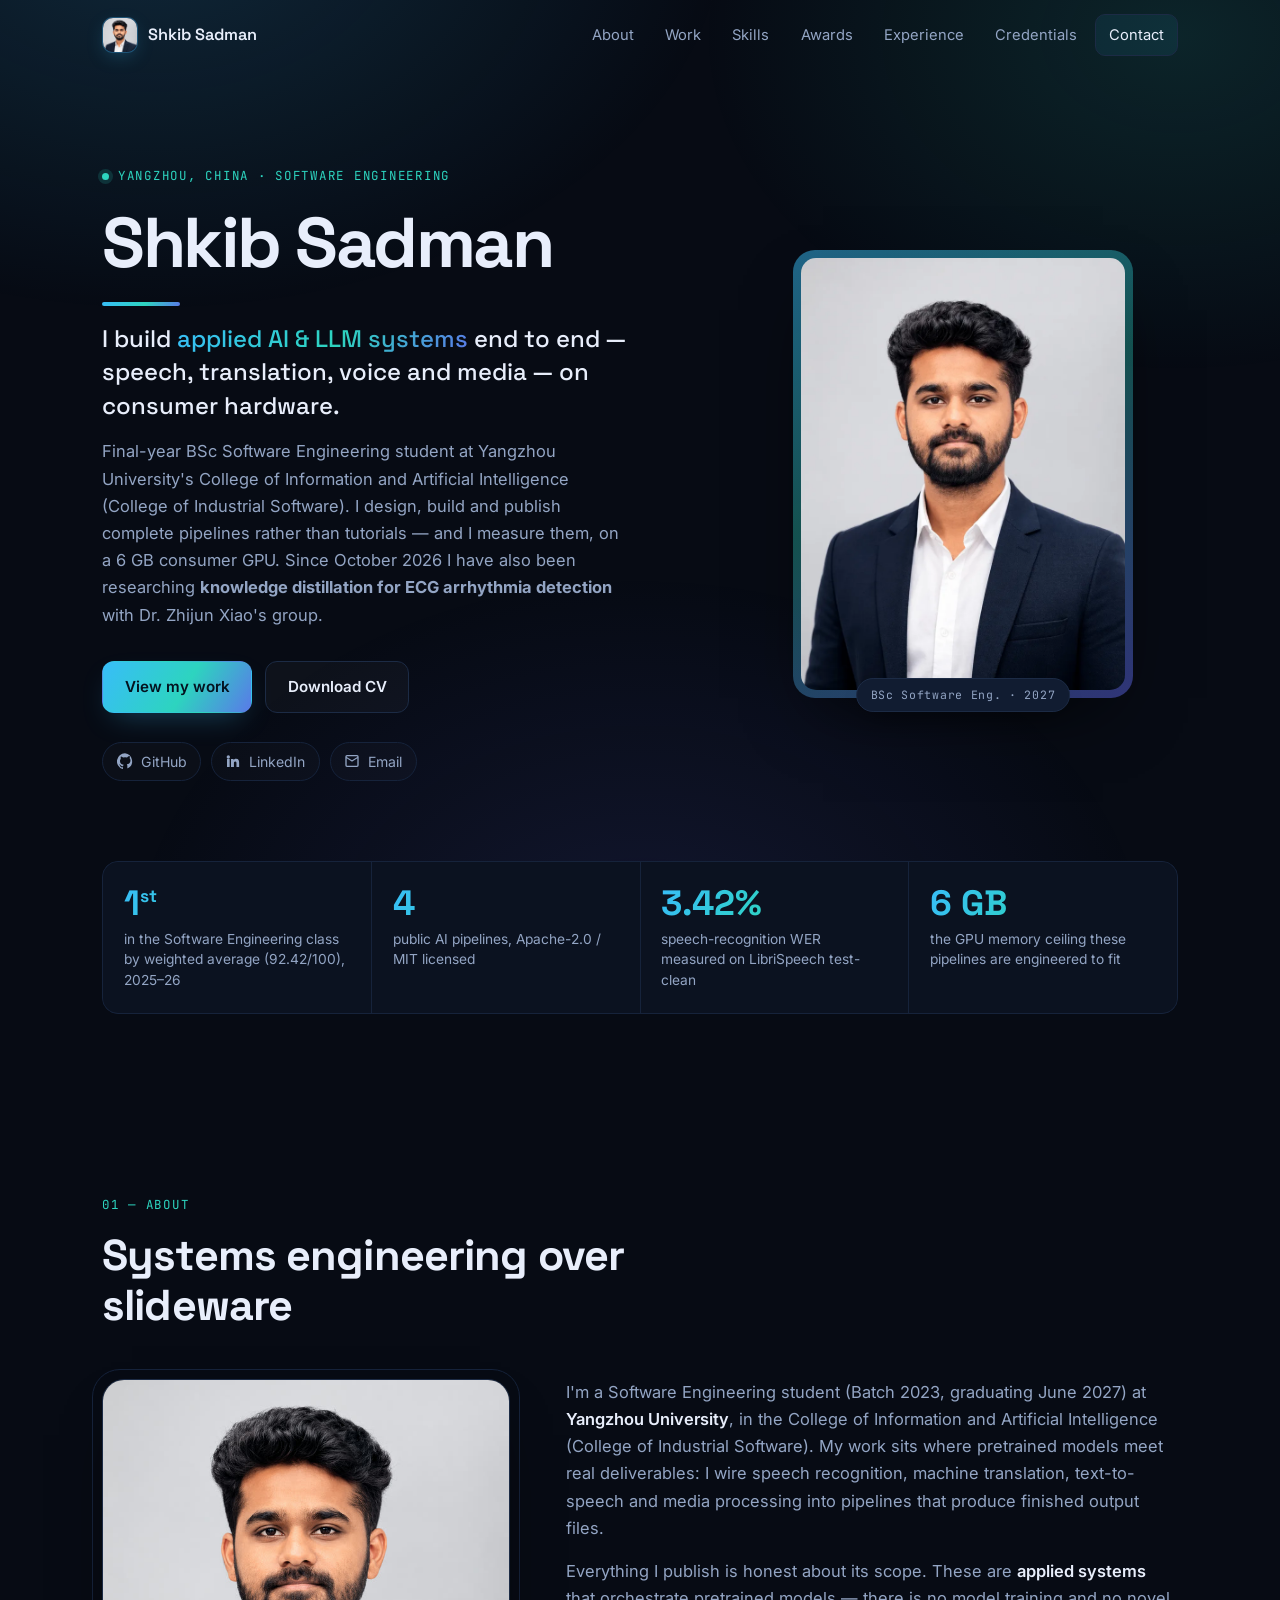
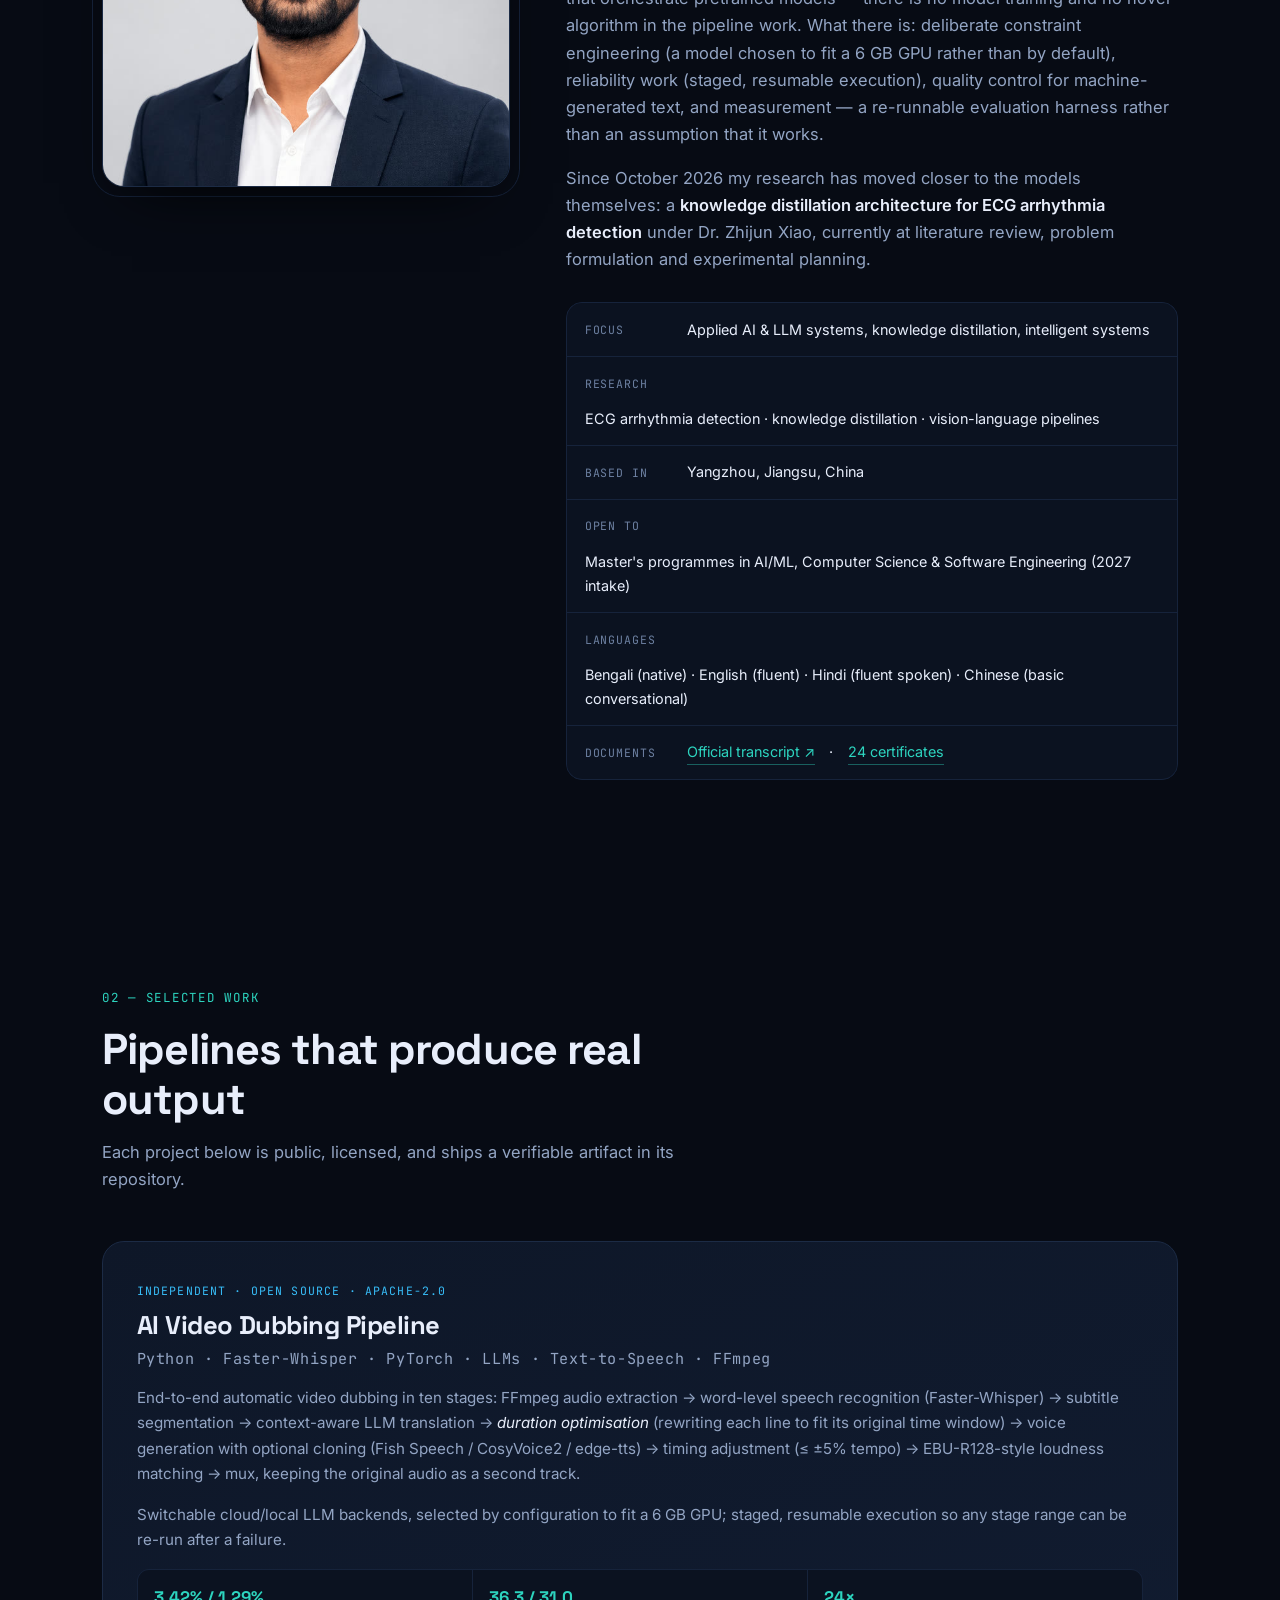
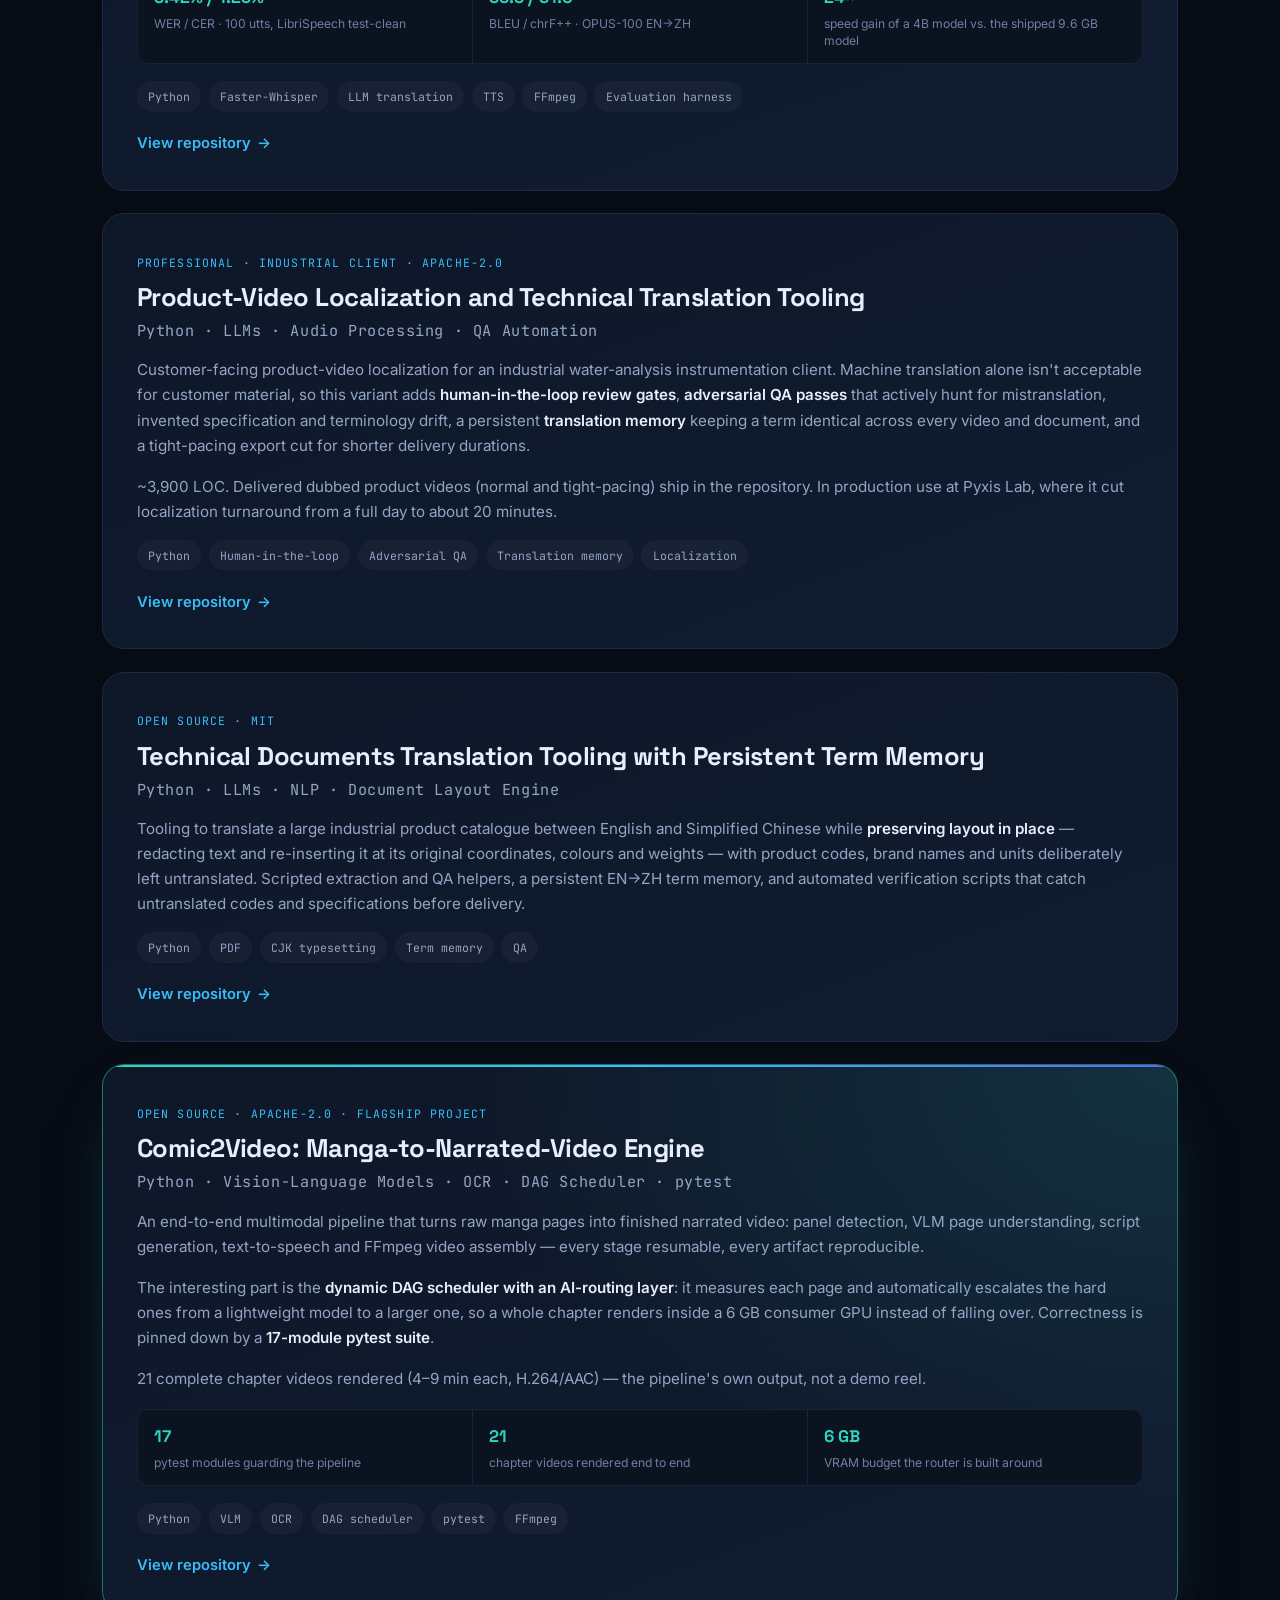
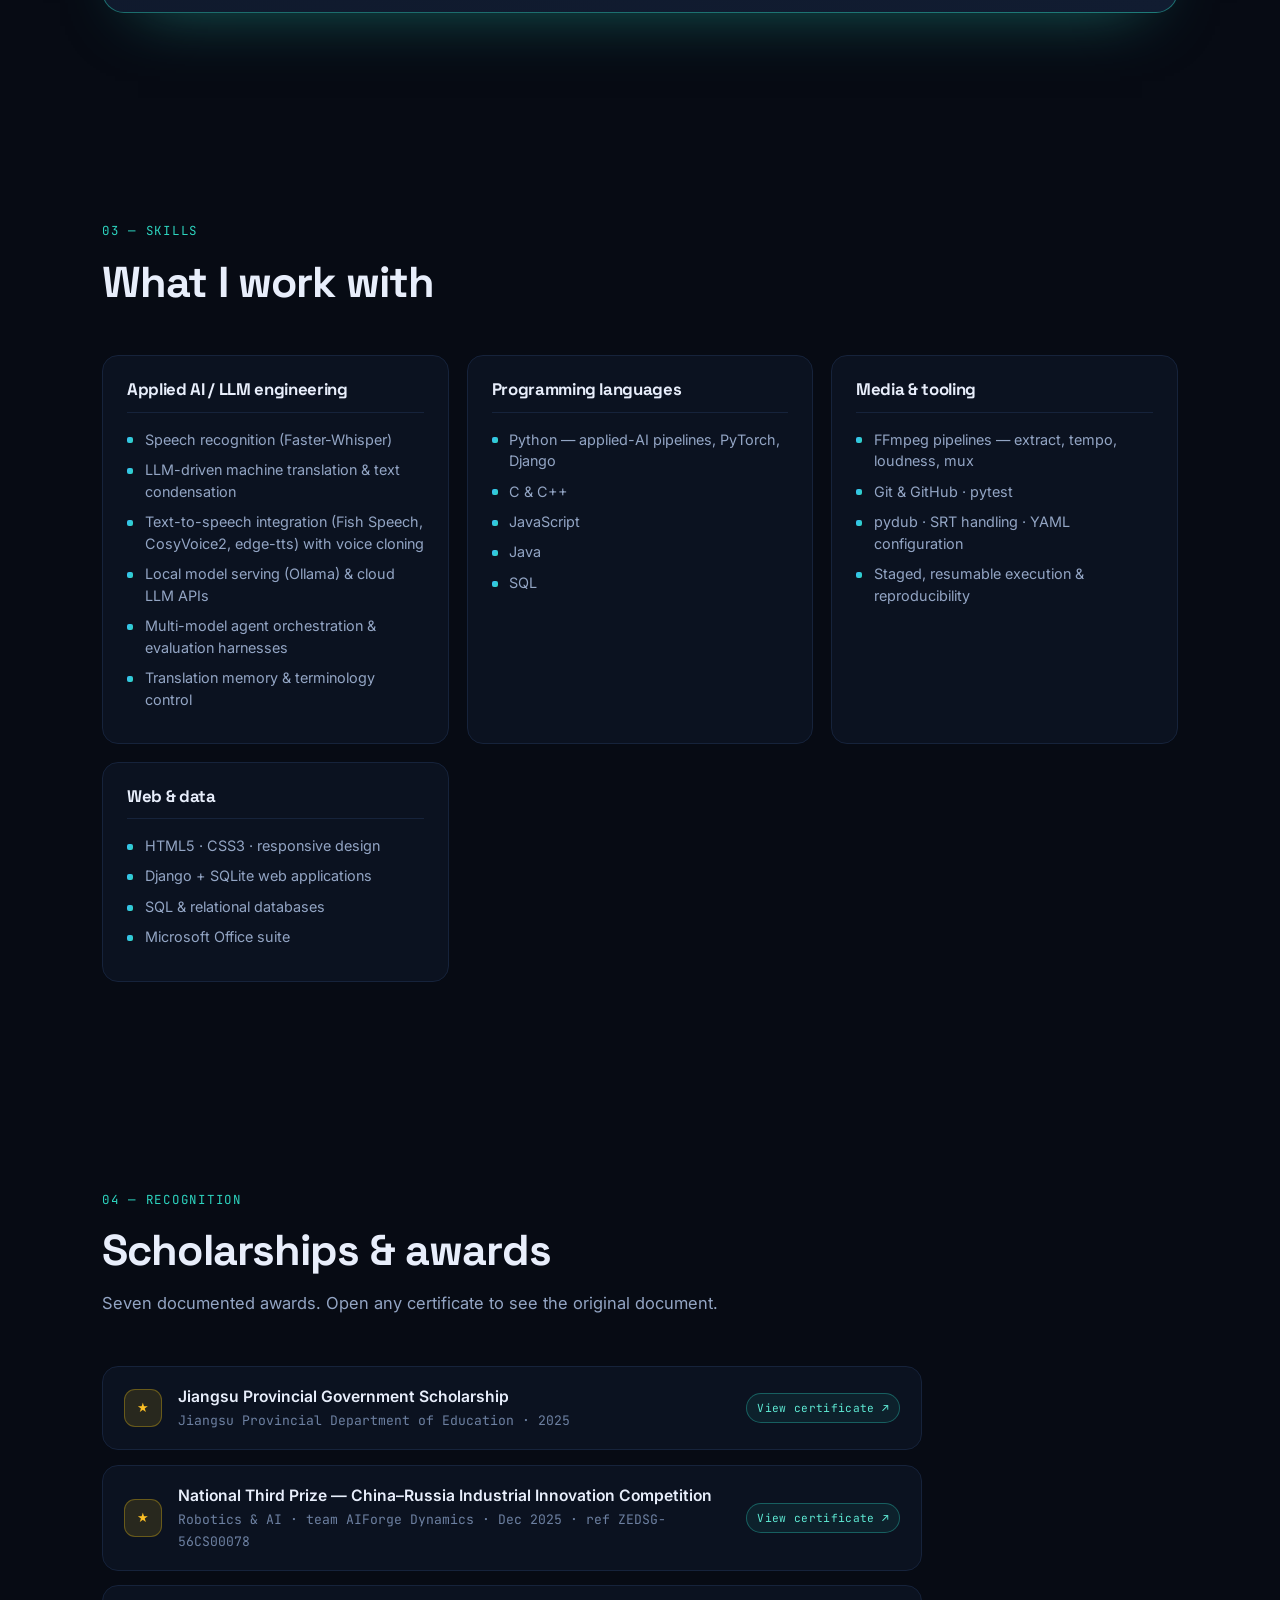
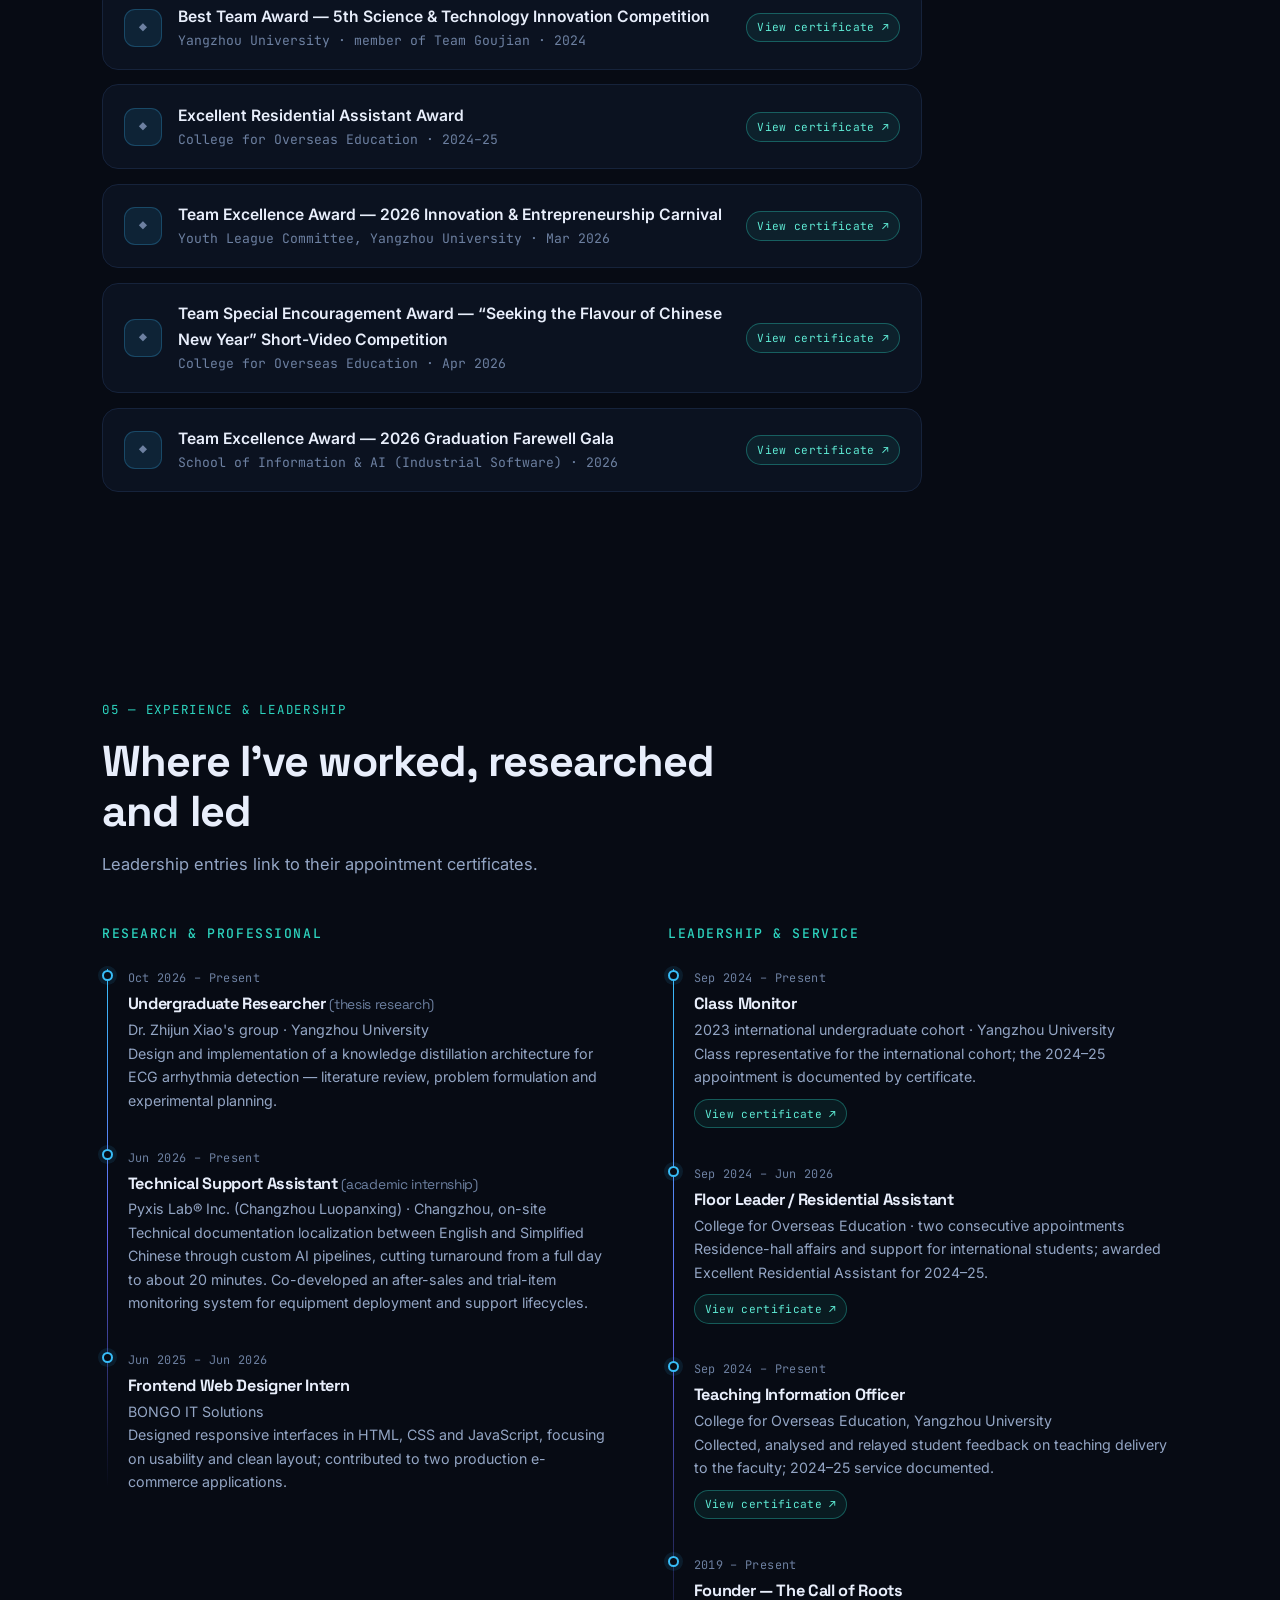
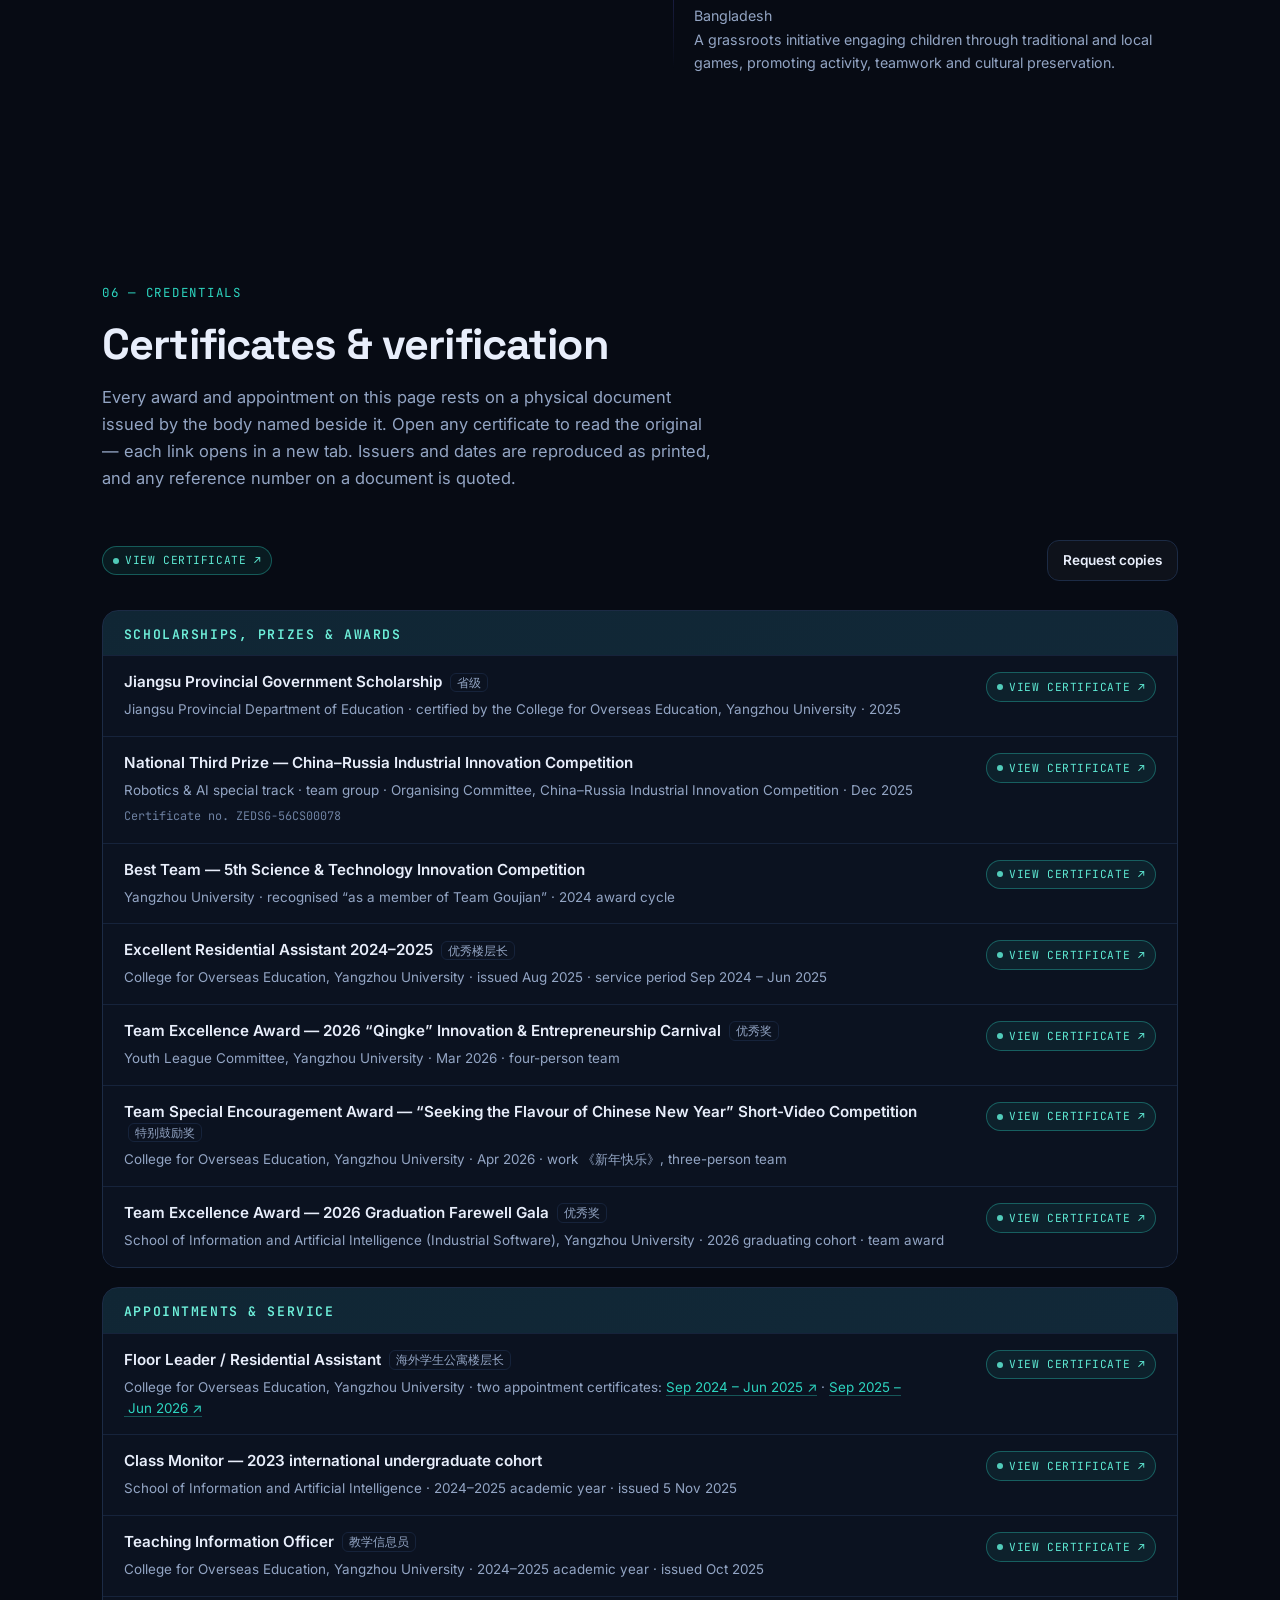
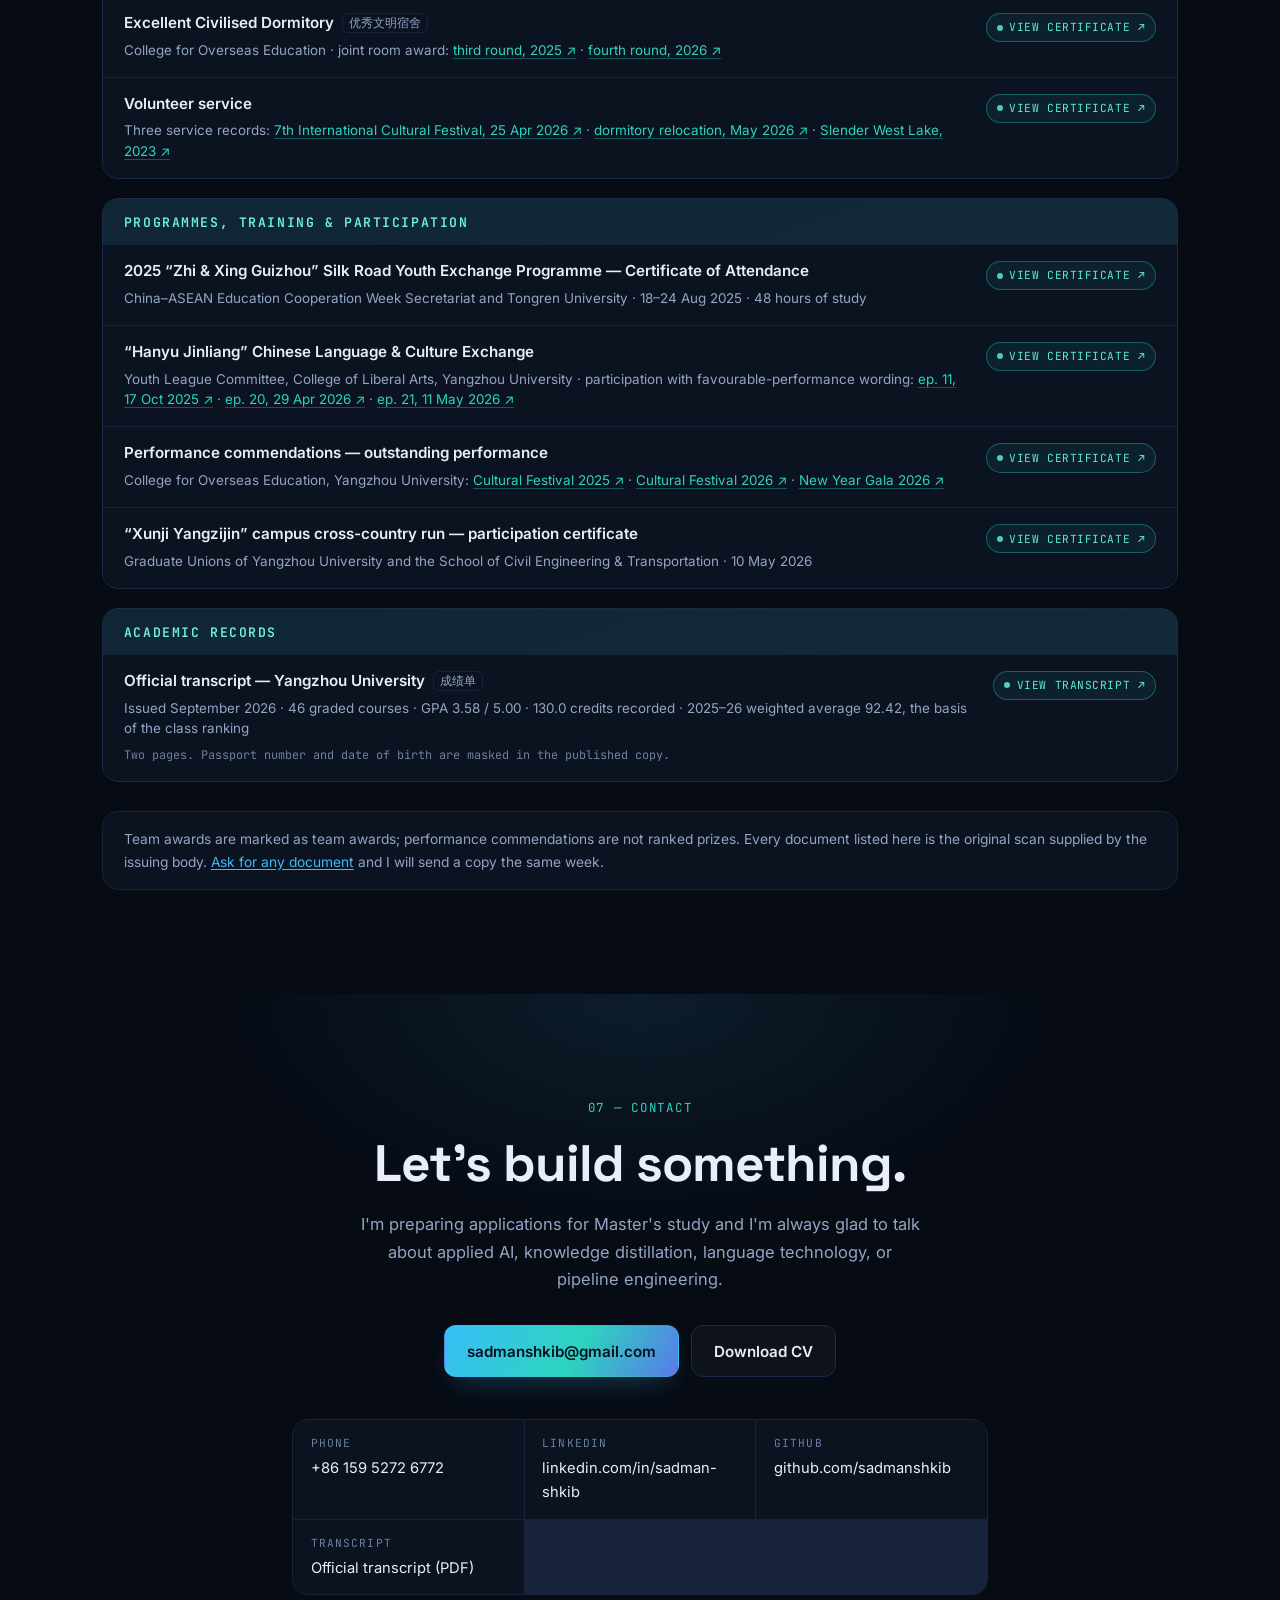
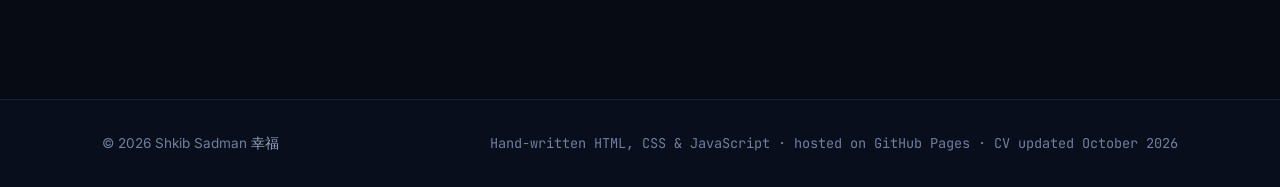
<file: index.html>
<!DOCTYPE html>
<html lang="en">
<head>
<meta charset="utf-8" />
<meta name="viewport" content="width=device-width, initial-scale=1" />
<title>Shkib Sadman — Software Engineering, Applied AI &amp; Research</title>
<meta name="description" content="Shkib Sadman — Software Engineering student at Yangzhou University building end-to-end applied AI and LLM pipelines, and researching knowledge distillation for ECG arrhythmia detection. Every award and appointment links to its certificate." />
<meta name="author" content="Shkib Sadman" />
<meta name="theme-color" content="#070b14" />

<!-- Open Graph / social -->
<meta property="og:type" content="website" />
<meta property="og:title" content="Shkib Sadman — Software Engineering, Applied AI &amp; Research" />
<meta property="og:description" content="Software Engineering student at Yangzhou University building applied AI pipelines on a 6 GB GPU, and researching knowledge distillation for ECG arrhythmia detection." />
<meta property="og:url" content="https://sadmanshkib.github.io/" />
<meta property="og:image" content="https://sadmanshkib.github.io/assets/img/og-cover.jpg" />
<meta name="twitter:card" content="summary_large_image" />

<link rel="icon" href="assets/img/favicon.svg" type="image/svg+xml" />
<link rel="apple-touch-icon" href="assets/img/headshot-square.jpg" />
<link rel="canonical" href="https://sadmanshkib.github.io/" />

<link rel="preconnect" href="https://fonts.googleapis.com" />
<link rel="preconnect" href="https://fonts.gstatic.com" crossorigin />
<link href="https://fonts.googleapis.com/css2?family=Inter:wght@400;500;600;700&family=Space+Grotesk:wght@500;600;700&family=JetBrains+Mono:wght@400;500&display=swap" rel="stylesheet" />
<link rel="stylesheet" href="assets/css/styles.css" />

<script type="application/ld+json">
{
  "@context": "https://schema.org",
  "@type": "Person",
  "name": "Shkib Sadman",
  "alternateName": "幸福",
  "url": "https://sadmanshkib.github.io/",
  "image": "https://sadmanshkib.github.io/assets/img/headshot.jpg",
  "jobTitle": "Software Engineering Undergraduate",
  "email": "mailto:sadmanshkib@gmail.com",
  "address": { "@type": "PostalAddress", "addressLocality": "Yangzhou", "addressRegion": "Jiangsu", "addressCountry": "CN" },
  "alumniOf": { "@type": "CollegeOrUniversity", "name": "Yangzhou University" },
  "knowsAbout": ["Applied AI", "Large Language Models", "Knowledge Distillation", "Speech Recognition", "Machine Translation", "Computer Vision"],
  "sameAs": ["https://github.com/sadmanshkib", "https://linkedin.com/in/sadman-shkib"],
  "award": [
    "Jiangsu Provincial Government Scholarship, 2025",
    "National Third Prize, China-Russia Industrial Innovation Competition (AI and Robotics), 2025",
    "Best Team, 5th Science and Technology Innovation Competition, Yangzhou University"
  ]
}
</script>
</head>
<body>
<a class="skip-link" href="#main">Skip to content</a>
<div class="bg-glow" aria-hidden="true"></div>

<header class="nav" id="nav">
  <div class="wrap nav-inner">
    <a class="brand" href="#home" aria-label="Shkib Sadman — home">
      <img class="brand-avatar" src="assets/img/headshot-square.jpg" alt="" width="36" height="36" />
      <span class="brand-text">Shkib&nbsp;Sadman</span>
    </a>
    <nav class="nav-links" id="nav-links" aria-label="Main navigation">
      <a href="#about">About</a>
      <a href="#work">Work</a>
      <a href="#skills">Skills</a>
      <a href="#awards">Awards</a>
      <a href="#experience">Experience</a>
      <a href="#credentials">Credentials</a>
      <a class="nav-cta" href="#contact">Contact</a>
    </nav>
    <button class="nav-toggle" id="nav-toggle" aria-label="Toggle navigation" aria-expanded="false" aria-controls="nav-links">
      <span></span><span></span><span></span>
    </button>
  </div>
</header>

<main id="main">

  <!-- ============ HERO ============ -->
  <section class="hero" id="home">
    <div class="wrap hero-grid">
      <div class="hero-copy reveal">
        <p class="eyebrow"><span class="dot"></span> Yangzhou, China · Software Engineering</p>
        <h1>Shkib&nbsp;Sadman</h1>
        <p class="hero-role">I build <span class="grad">applied AI &amp; LLM systems</span> end to end — speech, translation, voice and media — on consumer hardware.</p>
        <p class="hero-lead">
          Final-year BSc Software Engineering student at Yangzhou University's College of Information
          and Artificial Intelligence (College of Industrial Software). I design, build and publish
          complete pipelines rather than tutorials — and I measure them, on a 6&nbsp;GB consumer GPU.
          Since October 2026 I have also been researching <strong>knowledge distillation for ECG
          arrhythmia detection</strong> with Dr. Zhijun Xiao's group.
        </p>
        <div class="hero-actions">
          <a class="btn btn-primary" href="#work">View my work</a>
          <a class="btn btn-ghost" href="assets/Sadman_Shkib_CV.pdf" download>Download CV</a>
        </div>
        <ul class="socials" aria-label="Profiles">
          <li><a href="https://github.com/sadmanshkib" target="_blank" rel="noopener" aria-label="GitHub">
            <svg viewBox="0 0 24 24" aria-hidden="true"><path d="M12 .5a12 12 0 0 0-3.8 23.4c.6.1.8-.3.8-.6v-2c-3.3.7-4-1.6-4-1.6-.6-1.4-1.4-1.8-1.4-1.8-1.1-.8.1-.8.1-.8 1.2.1 1.9 1.3 1.9 1.3 1.1 1.9 2.9 1.3 3.6 1 .1-.8.4-1.4.8-1.7-2.7-.3-5.5-1.3-5.5-5.9 0-1.3.5-2.4 1.2-3.2-.1-.3-.5-1.5.1-3.2 0 0 1-.3 3.3 1.2a11.5 11.5 0 0 1 6 0C17.9 4.3 18.9 4.6 18.9 4.6c.7 1.7.3 2.9.1 3.2.8.8 1.2 1.9 1.2 3.2 0 4.6-2.8 5.6-5.5 5.9.4.4.8 1.1.8 2.2v3.3c0 .3.2.7.8.6A12 12 0 0 0 12 .5z"/></svg>
            GitHub</a></li>
          <li><a href="https://linkedin.com/in/sadman-shkib" target="_blank" rel="noopener" aria-label="LinkedIn">
            <svg viewBox="0 0 24 24" aria-hidden="true"><path d="M4.98 3.5a2.5 2.5 0 1 1 0 5 2.5 2.5 0 0 1 0-5zM3 9h4v12H3zM9 9h3.8v1.7h.1c.5-.9 1.8-1.9 3.7-1.9 3.9 0 4.6 2.6 4.6 6V21h-4v-5.3c0-1.3 0-2.9-1.8-2.9s-2 1.4-2 2.8V21H9z"/></svg>
            LinkedIn</a></li>
          <li><a href="mailto:sadmanshkib@gmail.com" aria-label="Email">
            <svg viewBox="0 0 24 24" aria-hidden="true"><path d="M2 5.5A2.5 2.5 0 0 1 4.5 3h15A2.5 2.5 0 0 1 22 5.5v13a2.5 2.5 0 0 1-2.5 2.5h-15A2.5 2.5 0 0 1 2 18.5zM4.5 5a.5.5 0 0 0-.5.5v.4l8 5 8-5v-.4a.5.5 0 0 0-.5-.5zM20 8l-7.5 4.7a1 1 0 0 1-1 0L4 8v10.5a.5.5 0 0 0 .5.5h15a.5.5 0 0 0 .5-.5z"/></svg>
            Email</a></li>
        </ul>
      </div>

      <div class="hero-visual reveal">
        <div class="headshot-frame">
          <picture>
            <source srcset="assets/img/headshot.webp" type="image/webp" />
            <img src="assets/img/headshot.jpg" alt="Portrait of Shkib Sadman" width="720" height="960" loading="eager" />
          </picture>
          <span class="frame-tag">BSc Software Eng. · 2027</span>
        </div>
      </div>
    </div>

    <div class="wrap">
      <dl class="stats reveal">
        <div class="stat">
          <dt>1<sup>st</sup></dt>
          <dd>in the Software Engineering class by weighted average (92.42/100), 2025–26</dd>
        </div>
        <div class="stat">
          <dt>4</dt>
          <dd>public AI pipelines, Apache-2.0 / MIT licensed</dd>
        </div>
        <div class="stat">
          <dt>3.42%</dt>
          <dd>speech-recognition WER measured on LibriSpeech test-clean</dd>
        </div>
        <div class="stat">
          <dt>6 GB</dt>
          <dd>the GPU memory ceiling these pipelines are engineered to fit</dd>
        </div>
      </dl>
    </div>
  </section>

  <!-- ============ ABOUT ============ -->
  <section class="section" id="about">
    <div class="wrap">
      <header class="sec-head reveal">
        <p class="eyebrow">01 — About</p>
        <h2>Systems engineering over slideware</h2>
      </header>
      <div class="about-grid">
        <div class="about-media reveal">
          <img src="assets/img/headshot-square.jpg" alt="Shkib Sadman" width="640" height="640" loading="lazy" />
        </div>
        <div class="about-text reveal">
          <p>
            I'm a Software Engineering student (Batch 2023, graduating June 2027) at
            <strong>Yangzhou University</strong>, in the College of Information and Artificial
            Intelligence (College of Industrial Software). My work sits where pretrained models meet
            real deliverables: I wire speech recognition, machine translation, text-to-speech and
            media processing into pipelines that produce finished output files.
          </p>
          <p>
            Everything I publish is honest about its scope. These are <strong>applied systems</strong>
            that orchestrate pretrained models — there is no model training and no novel algorithm
            in the pipeline work. What there is: deliberate constraint engineering (a model chosen to
            fit a 6&nbsp;GB GPU rather than by default), reliability work (staged, resumable
            execution), quality control for machine-generated text, and measurement — a re-runnable
            evaluation harness rather than an assumption that it works.
          </p>
          <p>
            Since October 2026 my research has moved closer to the models themselves: a
            <strong>knowledge distillation architecture for ECG arrhythmia detection</strong> under
            Dr. Zhijun Xiao, currently at literature review, problem formulation and experimental
            planning.
          </p>
          <ul class="facts">
            <li><span>Focus</span> Applied AI &amp; LLM systems, knowledge distillation, intelligent systems</li>
            <li><span>Research</span> ECG arrhythmia detection · knowledge distillation · vision-language pipelines</li>
            <li><span>Based in</span> Yangzhou, Jiangsu, China</li>
            <li><span>Open to</span> Master's programmes in AI/ML, Computer Science &amp; Software Engineering (2027 intake)</li>
            <li><span>Languages</span> Bengali (native) · English (fluent) · Hindi (fluent spoken) · Chinese (basic conversational)</li>
            <li><span>Documents</span>
              <a class="fact-link" href="assets/docs/official-transcript-2026-09.pdf" target="_blank" rel="noopener">Official transcript&nbsp;↗</a>
              · <a class="fact-link" href="#credentials">24 certificates</a>
            </li>
          </ul>
        </div>
      </div>
    </div>
  </section>

  <!-- ============ WORK ============ -->
  <section class="section" id="work">
    <div class="wrap">
      <header class="sec-head reveal">
        <p class="eyebrow">02 — Selected work</p>
        <h2>Pipelines that produce real output</h2>
        <p class="sec-sub">Each project below is public, licensed, and ships a verifiable artifact in its repository.</p>
      </header>

      <div class="cards">
        <article class="card card-feature reveal">
          <div class="card-top">
            <span class="card-kicker">Independent · Open source · Apache-2.0</span>
            <h3>AI Video Dubbing Pipeline</h3>
            <p class="card-stack">Python · Faster-Whisper · PyTorch · LLMs · Text-to-Speech · FFmpeg</p>
            <p>
              End-to-end automatic video dubbing in ten stages: FFmpeg audio extraction →
              word-level speech recognition (Faster-Whisper) → subtitle segmentation →
              context-aware LLM translation → <em>duration optimisation</em> (rewriting each line
              to fit its original time window) → voice generation with optional cloning
              (Fish Speech / CosyVoice2 / edge-tts) → timing adjustment (≤ ±5% tempo) →
              EBU-R128-style loudness matching → mux, keeping the original audio as a second track.
            </p>
            <p class="card-note">
              Switchable cloud/local LLM backends, selected by configuration to fit a 6&nbsp;GB GPU;
              staged, resumable execution so any stage range can be re-run after a failure.
            </p>
          </div>
          <div class="metrics">
            <div><b>3.42% / 1.29%</b><span>WER / CER · 100 utts, LibriSpeech test-clean</span></div>
            <div><b>36.3 / 31.0</b><span>BLEU / chrF++ · OPUS-100 EN→ZH</span></div>
            <div><b>24×</b><span>speed gain of a 4B model vs. the shipped 9.6 GB model</span></div>
          </div>
          <ul class="tags">
            <li>Python</li><li>Faster-Whisper</li><li>LLM translation</li><li>TTS</li><li>FFmpeg</li><li>Evaluation harness</li>
          </ul>
          <a class="card-link" href="https://github.com/sadmanshkib/ai-video-dubbing-pipeline" target="_blank" rel="noopener">
            View repository <span aria-hidden="true">→</span></a>
        </article>

        <article class="card card-feature reveal">
          <div class="card-top">
            <span class="card-kicker">Professional · Industrial client · Apache-2.0</span>
            <h3>Product-Video Localization and Technical Translation Tooling</h3>
            <p class="card-stack">Python · LLMs · Audio Processing · QA Automation</p>
            <p>
              Customer-facing product-video localization for an industrial water-analysis
              instrumentation client. Machine translation alone isn't acceptable for customer
              material, so this variant adds <strong>human-in-the-loop review gates</strong>,
              <strong>adversarial QA passes</strong> that actively hunt for mistranslation,
              invented specification and terminology drift, a persistent
              <strong>translation memory</strong> keeping a term identical across every video and
              document, and a tight-pacing export cut for shorter delivery durations.
            </p>
            <p class="card-note">~3,900 LOC. Delivered dubbed product videos (normal and tight-pacing) ship in the repository. In production use at Pyxis Lab, where it cut localization turnaround from a full day to about 20 minutes.</p>
          </div>
          <ul class="tags">
            <li>Python</li><li>Human-in-the-loop</li><li>Adversarial QA</li><li>Translation memory</li><li>Localization</li>
          </ul>
          <a class="card-link" href="https://github.com/sadmanshkib/pyxis_video_dub-pipeline" target="_blank" rel="noopener">
            View repository <span aria-hidden="true">→</span></a>
        </article>

        <article class="card card-feature reveal">
          <div class="card-top">
            <span class="card-kicker">Open source · MIT</span>
            <h3>Technical Documents Translation Tooling with Persistent Term Memory</h3>
            <p class="card-stack">Python · LLMs · NLP · Document Layout Engine</p>
            <p>
              Tooling to translate a large industrial product catalogue between English and Simplified
              Chinese while <strong>preserving layout in place</strong> — redacting text and
              re-inserting it at its original coordinates, colours and weights — with product codes,
              brand names and units deliberately left untranslated. Scripted extraction and QA
              helpers, a persistent EN→ZH term memory, and automated verification scripts that catch
              untranslated codes and specifications before delivery.
            </p>
          </div>
          <ul class="tags">
            <li>Python</li><li>PDF</li><li>CJK typesetting</li><li>Term memory</li><li>QA</li>
          </ul>
          <a class="card-link" href="https://github.com/sadmanshkib/pyxis-catalog-translation" target="_blank" rel="noopener">
            View repository <span aria-hidden="true">→</span></a>
        </article>

        <article class="card card-feature card-featured reveal" id="comic2video">
          <div class="card-top">
            <span class="card-kicker">Open source · Apache-2.0 · flagship project</span>
            <h3>Comic2Video: Manga-to-Narrated-Video Engine</h3>
            <p class="card-stack">Python · Vision-Language Models · OCR · DAG Scheduler · pytest</p>
            <p>
              An end-to-end multimodal pipeline that turns raw manga pages into finished narrated
              video: panel detection, VLM page understanding, script generation, text-to-speech and
              FFmpeg video assembly — every stage resumable, every artifact reproducible.
            </p>
            <p>
              The interesting part is the <strong>dynamic DAG scheduler with an AI-routing layer</strong>:
              it measures each page and automatically escalates the hard ones from a lightweight model
              to a larger one, so a whole chapter renders inside a 6&nbsp;GB consumer GPU instead of
              falling over. Correctness is pinned down by a <strong>17-module pytest suite</strong>.
            </p>
            <p class="card-note">21 complete chapter videos rendered (4–9 min each, H.264/AAC) — the pipeline's own output, not a demo reel.</p>
          </div>
          <div class="metrics">
            <div><b>17</b><span>pytest modules guarding the pipeline</span></div>
            <div><b>21</b><span>chapter videos rendered end to end</span></div>
            <div><b>6 GB</b><span>VRAM budget the router is built around</span></div>
          </div>
          <ul class="tags">
            <li>Python</li><li>VLM</li><li>OCR</li><li>DAG scheduler</li><li>pytest</li><li>FFmpeg</li>
          </ul>
          <a class="card-link" href="https://github.com/sadmanshkib/comic2video" target="_blank" rel="noopener">
            View repository <span aria-hidden="true">→</span></a>
        </article>
      </div>
    </div>
  </section>

  <!-- ============ SKILLS ============ -->
  <section class="section" id="skills">
    <div class="wrap">
      <header class="sec-head reveal">
        <p class="eyebrow">03 — Skills</p>
        <h2>What I work with</h2>
      </header>
      <div class="skill-grid">
        <div class="skill reveal">
          <h3>Applied AI / LLM engineering</h3>
          <ul>
            <li>Speech recognition (Faster-Whisper)</li>
            <li>LLM-driven machine translation &amp; text condensation</li>
            <li>Text-to-speech integration (Fish Speech, CosyVoice2, edge-tts) with voice cloning</li>
            <li>Local model serving (Ollama) &amp; cloud LLM APIs</li>
            <li>Multi-model agent orchestration &amp; evaluation harnesses</li>
            <li>Translation memory &amp; terminology control</li>
          </ul>
        </div>
        <div class="skill reveal">
          <h3>Programming languages</h3>
          <ul>
            <li>Python — applied-AI pipelines, PyTorch, Django</li>
            <li>C &amp; C++</li>
            <li>JavaScript</li>
            <li>Java</li>
            <li>SQL</li>
          </ul>
        </div>
        <div class="skill reveal">
          <h3>Media &amp; tooling</h3>
          <ul>
            <li>FFmpeg pipelines — extract, tempo, loudness, mux</li>
            <li>Git &amp; GitHub · pytest</li>
            <li>pydub · SRT handling · YAML configuration</li>
            <li>Staged, resumable execution &amp; reproducibility</li>
          </ul>
        </div>
        <div class="skill reveal">
          <h3>Web &amp; data</h3>
          <ul>
            <li>HTML5 · CSS3 · responsive design</li>
            <li>Django + SQLite web applications</li>
            <li>SQL &amp; relational databases</li>
            <li>Microsoft Office suite</li>
          </ul>
        </div>
      </div>
    </div>
  </section>

  <!-- ============ AWARDS ============ -->
  <section class="section" id="awards">
    <div class="wrap">
      <header class="sec-head reveal">
        <p class="eyebrow">04 — Recognition</p>
        <h2>Scholarships &amp; awards</h2>
        <p class="sec-sub">Seven documented awards. Open any certificate to see the original document.</p>
      </header>
      <ul class="award-list">
        <li class="reveal">
          <span class="award-badge gold" aria-hidden="true">★</span>
          <div><strong>Jiangsu Provincial Government Scholarship</strong><span>Jiangsu Provincial Department of Education · 2025</span></div>
          <a class="verify ok" href="assets/certificates/jiangsu-scholarship-2025.jpg" target="_blank" rel="noopener">View certificate&nbsp;↗</a>
        </li>
        <li class="reveal">
          <span class="award-badge gold" aria-hidden="true">★</span>
          <div><strong>National Third Prize — China–Russia Industrial Innovation Competition</strong><span>Robotics &amp; AI · team AIForge Dynamics · Dec 2025 · ref ZEDSG-56CS00078</span></div>
          <a class="verify ok" href="assets/certificates/robotics-3rd-prize-2025.jpg" target="_blank" rel="noopener">View certificate&nbsp;↗</a>
        </li>
        <li class="reveal">
          <span class="award-badge" aria-hidden="true">◆</span>
          <div><strong>Best Team Award — 5th Science &amp; Technology Innovation Competition</strong><span>Yangzhou University · member of Team Goujian · 2024</span></div>
          <a class="verify ok" href="assets/certificates/best-team-2024.jpg" target="_blank" rel="noopener">View certificate&nbsp;↗</a>
        </li>
        <li class="reveal">
          <span class="award-badge" aria-hidden="true">◆</span>
          <div><strong>Excellent Residential Assistant Award</strong><span>College for Overseas Education · 2024–25</span></div>
          <a class="verify ok" href="assets/certificates/excellent-residential-assistant-2025.jpg" target="_blank" rel="noopener">View certificate&nbsp;↗</a>
        </li>
        <li class="reveal">
          <span class="award-badge" aria-hidden="true">◆</span>
          <div><strong>Team Excellence Award — 2026 Innovation &amp; Entrepreneurship Carnival</strong><span>Youth League Committee, Yangzhou University · Mar 2026</span></div>
          <a class="verify ok" href="assets/certificates/innovation-carnival-2026.jpg" target="_blank" rel="noopener">View certificate&nbsp;↗</a>
        </li>
        <li class="reveal">
          <span class="award-badge" aria-hidden="true">◆</span>
          <div><strong>Team Special Encouragement Award — “Seeking the Flavour of Chinese New Year” Short-Video Competition</strong><span>College for Overseas Education · Apr 2026</span></div>
          <a class="verify ok" href="assets/certificates/short-video-2026.jpg" target="_blank" rel="noopener">View certificate&nbsp;↗</a>
        </li>
        <li class="reveal">
          <span class="award-badge" aria-hidden="true">◆</span>
          <div><strong>Team Excellence Award — 2026 Graduation Farewell Gala</strong><span>School of Information &amp; AI (Industrial Software) · 2026</span></div>
          <a class="verify ok" href="assets/certificates/graduation-gala-2026.jpg" target="_blank" rel="noopener">View certificate&nbsp;↗</a>
        </li>
      </ul>
    </div>
  </section>

  <!-- ============ EXPERIENCE ============ -->
  <section class="section" id="experience">
    <div class="wrap">
      <header class="sec-head reveal">
        <p class="eyebrow">05 — Experience &amp; leadership</p>
        <h2>Where I've worked, researched and led</h2>
        <p class="sec-sub">Leadership entries link to their appointment certificates.</p>
      </header>

      <div class="two-col">
        <div class="col reveal">
          <h3 class="col-title">Research &amp; professional</h3>
          <ol class="timeline">
            <li>
              <span class="t-when">Oct 2026 – Present</span>
              <h4>Undergraduate Researcher <em>(thesis research)</em></h4>
              <p class="t-where">Dr. Zhijun Xiao's group · Yangzhou University</p>
              <p>Design and implementation of a knowledge distillation architecture for ECG arrhythmia detection — literature review, problem formulation and experimental planning.</p>
            </li>
            <li>
              <span class="t-when">Jun 2026 – Present</span>
              <h4>Technical Support Assistant <em>(academic internship)</em></h4>
              <p class="t-where">Pyxis Lab® Inc. (Changzhou Luopanxing) · Changzhou, on-site</p>
              <p>Technical documentation localization between English and Simplified Chinese through custom AI pipelines, cutting turnaround from a full day to about 20 minutes. Co-developed an after-sales and trial-item monitoring system for equipment deployment and support lifecycles.</p>
            </li>
            <li>
              <span class="t-when">Jun 2025 – Jun 2026</span>
              <h4>Frontend Web Designer Intern</h4>
              <p class="t-where">BONGO IT Solutions</p>
              <p>Designed responsive interfaces in HTML, CSS and JavaScript, focusing on usability and clean layout; contributed to two production e-commerce applications.</p>
            </li>
          </ol>
        </div>

        <div class="col reveal">
          <h3 class="col-title">Leadership &amp; service</h3>
          <ol class="timeline">
            <li>
              <span class="t-when">Sep 2024 – Present</span>
              <h4>Class Monitor</h4>
              <p class="t-where">2023 international undergraduate cohort · Yangzhou University</p>
              <p>Class representative for the international cohort; the 2024–25 appointment is documented by certificate.</p>
              <a class="verify ok" href="assets/certificates/class-monitor-2024-25.jpg" target="_blank" rel="noopener">View certificate&nbsp;↗</a>
            </li>
            <li>
              <span class="t-when">Sep 2024 – Jun 2026</span>
              <h4>Floor Leader / Residential Assistant</h4>
              <p class="t-where">College for Overseas Education · two consecutive appointments</p>
              <p>Residence-hall affairs and support for international students; awarded Excellent Residential Assistant for 2024–25.</p>
              <a class="verify ok" href="assets/certificates/floor-leader-2025-26.jpg" target="_blank" rel="noopener">View certificate&nbsp;↗</a>
            </li>
            <li>
              <span class="t-when">Sep 2024 – Present</span>
              <h4>Teaching Information Officer</h4>
              <p class="t-where">College for Overseas Education, Yangzhou University</p>
              <p>Collected, analysed and relayed student feedback on teaching delivery to the faculty; 2024–25 service documented.</p>
              <a class="verify ok" href="assets/certificates/teaching-info-officer-2024-25.jpg" target="_blank" rel="noopener">View certificate&nbsp;↗</a>
            </li>
            <li>
              <span class="t-when">2019 – Present</span>
              <h4>Founder — The Call of Roots</h4>
              <p class="t-where">Bangladesh</p>
              <p>A grassroots initiative engaging children through traditional and local games, promoting activity, teamwork and cultural preservation.</p>
            </li>
          </ol>
        </div>
      </div>
    </div>
  </section>

  <!-- ============ CREDENTIALS ============ -->
  <section class="section" id="credentials">
    <div class="wrap">
      <header class="sec-head reveal">
        <p class="eyebrow">06 — Credentials</p>
        <h2>Certificates &amp; verification</h2>
        <p class="sec-sub">
          Every award and appointment on this page rests on a physical document issued by the body
          named beside it. Open any certificate to read the original — each link opens in a new tab.
          Issuers and dates are reproduced as printed, and any reference number on a document is
          quoted.
        </p>
      </header>

      <div class="cred-legend reveal">
        <span class="cred-chip ok">View certificate ↗</span>
        <a class="btn btn-ghost btn-sm" href="mailto:sadmanshkib@gmail.com?subject=Request%20for%20certificate%20copies">Request copies</a>
      </div>

      <div class="cred-groups">

        <div class="cred-group reveal">
          <h3>Scholarships, prizes &amp; awards</h3>
          <ul class="cred-list">
            <li id="cred-jpgs">
              <div class="cred-main">
                <strong>Jiangsu Provincial Government Scholarship <span class="cred-tag">省级</span></strong>
                <p class="cred-meta">Jiangsu Provincial Department of Education · certified by the College for Overseas Education, Yangzhou University · 2025</p>
              </div>
              <a class="cred-chip ok" href="assets/certificates/jiangsu-scholarship-2025.jpg" target="_blank" rel="noopener">View certificate&nbsp;↗</a>
            </li>
            <li id="cred-robotics">
              <div class="cred-main">
                <strong>National Third Prize — China–Russia Industrial Innovation Competition</strong>
                <p class="cred-meta">Robotics &amp; AI special track · team group · Organising Committee, China–Russia Industrial Innovation Competition · Dec 2025</p>
                <p class="cred-ref">Certificate no. ZEDSG-56CS00078</p>
              </div>
              <a class="cred-chip ok" href="assets/certificates/robotics-3rd-prize-2025.jpg" target="_blank" rel="noopener">View certificate&nbsp;↗</a>
            </li>
            <li id="cred-bestteam">
              <div class="cred-main">
                <strong>Best Team — 5th Science &amp; Technology Innovation Competition</strong>
                <p class="cred-meta">Yangzhou University · recognised “as a member of Team Goujian” · 2024 award cycle</p>
              </div>
              <a class="cred-chip ok" href="assets/certificates/best-team-2024.jpg" target="_blank" rel="noopener">View certificate&nbsp;↗</a>
            </li>
            <li id="cred-ra">
              <div class="cred-main">
                <strong>Excellent Residential Assistant 2024–2025 <span class="cred-tag">优秀楼层长</span></strong>
                <p class="cred-meta">College for Overseas Education, Yangzhou University · issued Aug 2025 · service period Sep 2024 – Jun 2025</p>
              </div>
              <a class="cred-chip ok" href="assets/certificates/excellent-residential-assistant-2025.jpg" target="_blank" rel="noopener">View certificate&nbsp;↗</a>
            </li>
            <li id="cred-carnival">
              <div class="cred-main">
                <strong>Team Excellence Award — 2026 “Qingke” Innovation &amp; Entrepreneurship Carnival <span class="cred-tag">优秀奖</span></strong>
                <p class="cred-meta">Youth League Committee, Yangzhou University · Mar 2026 · four-person team</p>
              </div>
              <a class="cred-chip ok" href="assets/certificates/innovation-carnival-2026.jpg" target="_blank" rel="noopener">View certificate&nbsp;↗</a>
            </li>
            <li id="cred-shortvideo">
              <div class="cred-main">
                <strong>Team Special Encouragement Award — “Seeking the Flavour of Chinese New Year” Short-Video Competition <span class="cred-tag">特别鼓励奖</span></strong>
                <p class="cred-meta">College for Overseas Education, Yangzhou University · Apr 2026 · work 《新年快乐》, three-person team</p>
              </div>
              <a class="cred-chip ok" href="assets/certificates/short-video-2026.jpg" target="_blank" rel="noopener">View certificate&nbsp;↗</a>
            </li>
            <li id="cred-gala">
              <div class="cred-main">
                <strong>Team Excellence Award — 2026 Graduation Farewell Gala <span class="cred-tag">优秀奖</span></strong>
                <p class="cred-meta">School of Information and Artificial Intelligence (Industrial Software), Yangzhou University · 2026 graduating cohort · team award</p>
              </div>
              <a class="cred-chip ok" href="assets/certificates/graduation-gala-2026.jpg" target="_blank" rel="noopener">View certificate&nbsp;↗</a>
            </li>
          </ul>
        </div>

        <div class="cred-group reveal">
          <h3>Appointments &amp; service</h3>
          <ul class="cred-list">
            <li id="cred-floorleader">
              <div class="cred-main">
                <strong>Floor Leader / Residential Assistant <span class="cred-tag">海外学生公寓楼层长</span></strong>
                <p class="cred-meta">College for Overseas Education, Yangzhou University · two appointment certificates:
                  <a class="doc-link" href="assets/certificates/floor-leader-2024-25.jpg" target="_blank" rel="noopener">Sep&nbsp;2024&nbsp;–&nbsp;Jun&nbsp;2025&nbsp;↗</a> ·
                  <a class="doc-link" href="assets/certificates/floor-leader-2025-26.jpg" target="_blank" rel="noopener">Sep&nbsp;2025&nbsp;–&nbsp;Jun&nbsp;2026&nbsp;↗</a></p>
              </div>
              <a class="cred-chip ok" href="assets/certificates/floor-leader-2025-26.jpg" target="_blank" rel="noopener">View certificate&nbsp;↗</a>
            </li>
            <li id="cred-classmonitor">
              <div class="cred-main">
                <strong>Class Monitor — 2023 international undergraduate cohort</strong>
                <p class="cred-meta">School of Information and Artificial Intelligence · 2024–2025 academic year · issued 5 Nov 2025</p>
              </div>
              <a class="cred-chip ok" href="assets/certificates/class-monitor-2024-25.jpg" target="_blank" rel="noopener">View certificate&nbsp;↗</a>
            </li>
            <li id="cred-tio">
              <div class="cred-main">
                <strong>Teaching Information Officer <span class="cred-tag">教学信息员</span></strong>
                <p class="cred-meta">College for Overseas Education, Yangzhou University · 2024–2025 academic year · issued Oct 2025</p>
              </div>
              <a class="cred-chip ok" href="assets/certificates/teaching-info-officer-2024-25.jpg" target="_blank" rel="noopener">View certificate&nbsp;↗</a>
            </li>
            <li id="cred-dorm">
              <div class="cred-main">
                <strong>Excellent Civilised Dormitory <span class="cred-tag">优秀文明宿舍</span></strong>
                <p class="cred-meta">College for Overseas Education · joint room award:
                  <a class="doc-link" href="assets/certificates/dormitory-2025.jpg" target="_blank" rel="noopener">third round, 2025&nbsp;↗</a> ·
                  <a class="doc-link" href="assets/certificates/dormitory-2026.jpg" target="_blank" rel="noopener">fourth round, 2026&nbsp;↗</a></p>
              </div>
              <a class="cred-chip ok" href="assets/certificates/dormitory-2026.jpg" target="_blank" rel="noopener">View certificate&nbsp;↗</a>
            </li>
            <li id="cred-volunteer">
              <div class="cred-main">
                <strong>Volunteer service</strong>
                <p class="cred-meta">Three service records:
                  <a class="doc-link" href="assets/certificates/volunteer-cultural-festival-2026.pdf" target="_blank" rel="noopener">7th International Cultural Festival, 25 Apr 2026&nbsp;↗</a> ·
                  <a class="doc-link" href="assets/certificates/volunteer-dorm-relocation-2026.pdf" target="_blank" rel="noopener">dormitory relocation, May 2026&nbsp;↗</a> ·
                  <a class="doc-link" href="assets/certificates/volunteer-slender-west-lake-2023.jpg" target="_blank" rel="noopener">Slender West Lake, 2023&nbsp;↗</a></p>
              </div>
              <a class="cred-chip ok" href="assets/certificates/volunteer-cultural-festival-2026.pdf" target="_blank" rel="noopener">View certificate&nbsp;↗</a>
            </li>
          </ul>
        </div>

        <div class="cred-group reveal">
          <h3>Programmes, training &amp; participation</h3>
          <ul class="cred-list">
            <li id="cred-silkroad">
              <div class="cred-main">
                <strong>2025 “Zhi &amp; Xing Guizhou” Silk Road Youth Exchange Programme — Certificate of Attendance</strong>
                <p class="cred-meta">China–ASEAN Education Cooperation Week Secretariat and Tongren University · 18–24 Aug 2025 · 48 hours of study</p>
              </div>
              <a class="cred-chip ok" href="assets/certificates/silk-road-exchange-2025.jpg" target="_blank" rel="noopener">View certificate&nbsp;↗</a>
            </li>
            <li id="cred-hanyu">
              <div class="cred-main">
                <strong>“Hanyu Jinliang” Chinese Language &amp; Culture Exchange</strong>
                <p class="cred-meta">Youth League Committee, College of Liberal Arts, Yangzhou University · participation with favourable-performance wording:
                  <a class="doc-link" href="assets/certificates/hanyu-jinliang-11-2025.pdf" target="_blank" rel="noopener">ep.&nbsp;11, 17&nbsp;Oct&nbsp;2025&nbsp;↗</a> ·
                  <a class="doc-link" href="assets/certificates/hanyu-jinliang-20-2026.pdf" target="_blank" rel="noopener">ep.&nbsp;20, 29&nbsp;Apr&nbsp;2026&nbsp;↗</a> ·
                  <a class="doc-link" href="assets/certificates/hanyu-jinliang-21-2026.pdf" target="_blank" rel="noopener">ep.&nbsp;21, 11&nbsp;May&nbsp;2026&nbsp;↗</a></p>
              </div>
              <a class="cred-chip ok" href="assets/certificates/hanyu-jinliang-11-2025.pdf" target="_blank" rel="noopener">View certificate&nbsp;↗</a>
            </li>
            <li id="cred-commendations">
              <div class="cred-main">
                <strong>Performance commendations — outstanding performance</strong>
                <p class="cred-meta">College for Overseas Education, Yangzhou University:
                  <a class="doc-link" href="assets/certificates/cultural-festival-2025.jpg" target="_blank" rel="noopener">Cultural Festival 2025&nbsp;↗</a> ·
                  <a class="doc-link" href="assets/certificates/cultural-festival-2026.jpg" target="_blank" rel="noopener">Cultural Festival 2026&nbsp;↗</a> ·
                  <a class="doc-link" href="assets/certificates/new-year-gala-2026.jpg" target="_blank" rel="noopener">New Year Gala 2026&nbsp;↗</a></p>
              </div>
              <a class="cred-chip ok" href="assets/certificates/new-year-gala-2026.jpg" target="_blank" rel="noopener">View certificate&nbsp;↗</a>
            </li>
            <li id="cred-run">
              <div class="cred-main">
                <strong>“Xunji Yangzijin” campus cross-country run — participation certificate</strong>
                <p class="cred-meta">Graduate Unions of Yangzhou University and the School of Civil Engineering &amp; Transportation · 10 May 2026</p>
              </div>
              <a class="cred-chip ok" href="assets/certificates/cross-country-run-2026.pdf" target="_blank" rel="noopener">View certificate&nbsp;↗</a>
            </li>
          </ul>
        </div>

        <div class="cred-group reveal">
          <h3>Academic records</h3>
          <ul class="cred-list">
            <li id="cred-transcript">
              <div class="cred-main">
                <strong>Official transcript — Yangzhou University <span class="cred-tag">成绩单</span></strong>
                <p class="cred-meta">Issued September 2026 · 46 graded courses · GPA 3.58 / 5.00 · 130.0 credits recorded · 2025–26 weighted average 92.42, the basis of the class ranking</p>
                <p class="cred-ref">Two pages. Passport number and date of birth are masked in the published copy.</p>
              </div>
              <a class="cred-chip ok" href="assets/docs/official-transcript-2026-09.pdf" target="_blank" rel="noopener">View transcript&nbsp;↗</a>
            </li>
          </ul>
        </div>

        

      </div>

      <p class="cred-note reveal">
        Team awards are marked as team awards; performance commendations are not ranked prizes.
        Every document listed here is the original scan supplied by the issuing body.
        <a href="mailto:sadmanshkib@gmail.com">Ask for any document</a> and I will send a copy the
        same week.
      </p>
    </div>
  </section>

  <!-- ============ CONTACT ============ -->
  <section class="section contact" id="contact">
    <div class="wrap contact-inner reveal">
      <p class="eyebrow">07 — Contact</p>
      <h2>Let's build something.</h2>
      <p class="contact-lead">
        I'm preparing applications for Master's study and I'm always glad to talk about applied AI,
        knowledge distillation, language technology, or pipeline engineering.
      </p>
      <div class="contact-actions">
        <a class="btn btn-primary" href="mailto:sadmanshkib@gmail.com">sadmanshkib@gmail.com</a>
        <a class="btn btn-ghost" href="assets/Sadman_Shkib_CV.pdf" download>Download CV</a>
      </div>
      <ul class="contact-list">
        <li><span>Phone</span><a href="tel:+8615952726772">+86 159 5272 6772</a></li>
        <li><span>LinkedIn</span><a href="https://linkedin.com/in/sadman-shkib" target="_blank" rel="noopener">linkedin.com/in/sadman-shkib</a></li>
        <li><span>GitHub</span><a href="https://github.com/sadmanshkib" target="_blank" rel="noopener">github.com/sadmanshkib</a></li>
        <li><span>Transcript</span><a href="assets/docs/official-transcript-2026-09.pdf" target="_blank" rel="noopener">Official transcript (PDF)</a></li>
      </ul>
    </div>
  </section>

</main>

<footer class="footer">
  <div class="wrap footer-inner">
    <p>© <span id="year">2026</span> Shkib Sadman <span class="cn">幸福</span></p>
    <p class="footer-note">Hand-written HTML, CSS &amp; JavaScript · hosted on GitHub Pages · CV updated October 2026</p>
  </div>
</footer>

<script src="assets/js/main.js" defer></script>
</body>
</html>
</file>
<file: assets/css/styles.css>
/* =========================================================
   Shkib Sadman — portfolio
   Hand-written CSS · dark theme, blue → teal accents
   ========================================================= */

:root{
  --bg:#070b14;
  --bg-2:#0b1220;
  --card:#0e1728;
  --card-2:#111c31;
  --border:#1c2b45;
  --border-soft:#16233b;
  --text:#e8eefb;
  --muted:#93a5c4;
  --muted-2:#6d80a1;
  --accent:#38bdf8;      /* sky */
  --accent-2:#2dd4bf;    /* teal */
  --accent-3:#6366f1;    /* indigo */
  --grad:linear-gradient(120deg,#38bdf8 0%,#2dd4bf 55%,#6366f1 110%);
  --ring:rgba(56,189,248,.35);
  --radius:16px;
  --radius-lg:22px;
  --maxw:1140px;
  --font:"Inter",system-ui,-apple-system,"Segoe UI",Roboto,sans-serif;
  --font-head:"Space Grotesk","Inter",system-ui,sans-serif;
  --font-mono:"JetBrains Mono",ui-monospace,SFMono-Regular,Menlo,monospace;
}

*,*::before,*::after{box-sizing:border-box}
html{scroll-behavior:smooth;scroll-padding-top:84px;-webkit-text-size-adjust:100%}
body{
  margin:0;
  background:var(--bg);
  color:var(--text);
  font-family:var(--font);
  font-size:16.5px;
  line-height:1.65;
  -webkit-font-smoothing:antialiased;
  text-rendering:optimizeLegibility;
  overflow-x:hidden;
}
img{max-width:100%;display:block;height:auto}
a{color:inherit;text-decoration:none}
ul,ol{margin:0;padding:0;list-style:none}
h1,h2,h3,h4{font-family:var(--font-head);line-height:1.15;margin:0;letter-spacing:-.02em}
p{margin:0 0 1rem}

.wrap{width:100%;max-width:var(--maxw);margin-inline:auto;padding-inline:clamp(1.1rem,4vw,2rem)}

/* ambient background glow */
.bg-glow{
  position:fixed;inset:0;z-index:-1;pointer-events:none;
  background:
    radial-gradient(60rem 40rem at 12% -8%,rgba(56,189,248,.16),transparent 60%),
    radial-gradient(48rem 34rem at 92% 4%,rgba(45,212,191,.13),transparent 62%),
    radial-gradient(52rem 40rem at 50% 108%,rgba(99,102,241,.13),transparent 62%);
}

.skip-link{
  position:absolute;left:-9999px;top:0;z-index:200;
  background:var(--accent);color:#04121f;padding:.6rem 1rem;border-radius:0 0 10px 0;font-weight:600;
}
.skip-link:focus{left:0}

/* ---------- nav ---------- */
.nav{
  position:fixed;top:0;left:0;right:0;z-index:100;
  transition:background .3s ease,border-color .3s ease,backdrop-filter .3s ease;
  border-bottom:1px solid transparent;
}
.nav.scrolled{
  background:rgba(7,11,20,.78);
  backdrop-filter:blur(14px) saturate(150%);
  -webkit-backdrop-filter:blur(14px) saturate(150%);
  border-bottom-color:var(--border-soft);
}
.nav-inner{display:flex;align-items:center;justify-content:space-between;height:70px;gap:1rem}
.brand{display:flex;align-items:center;gap:.65rem;font-weight:600;font-family:var(--font-head)}
.brand-mark{
  display:grid;place-items:center;width:36px;height:36px;border-radius:11px;
  background:var(--grad);color:#04121f;font-weight:700;font-size:.85rem;letter-spacing:-.03em;
  box-shadow:0 6px 20px -6px var(--ring);
}
.brand-avatar{
  width:36px;height:36px;border-radius:11px;object-fit:cover;flex:0 0 auto;
  border:1px solid rgba(56,189,248,.35);background:var(--card-2);
  box-shadow:0 6px 20px -6px var(--ring);
}
.brand:hover .brand-avatar{border-color:var(--accent)}
.brand-text{font-size:1.02rem}
.nav-links{display:flex;align-items:center;gap:.35rem}
.nav-links a{
  padding:.5rem .8rem;border-radius:10px;font-size:.92rem;color:var(--muted);
  transition:color .2s,background .2s;
}
.nav-links a:hover{color:var(--text);background:rgba(255,255,255,.05)}
.nav-links a.active{color:var(--text)}
.nav-links a.active::after{
  content:"";display:block;height:2px;margin-top:.35rem;border-radius:2px;background:var(--grad);
}
.nav-cta{
  border:1px solid var(--border);background:rgba(56,189,248,.08);color:var(--text)!important;
}
.nav-cta:hover{background:rgba(56,189,248,.18)!important;border-color:var(--accent)}

.nav-toggle{
  display:none;flex-direction:column;gap:5px;background:none;border:0;padding:10px;cursor:pointer;
  border-radius:10px;
}
.nav-toggle span{width:22px;height:2px;background:var(--text);border-radius:2px;transition:.3s}
.nav-toggle[aria-expanded="true"] span:nth-child(1){transform:translateY(7px) rotate(45deg)}
.nav-toggle[aria-expanded="true"] span:nth-child(2){opacity:0}
.nav-toggle[aria-expanded="true"] span:nth-child(3){transform:translateY(-7px) rotate(-45deg)}

/* ---------- hero ---------- */
.hero{padding:clamp(7rem,13vw,10.5rem) 0 clamp(3rem,6vw,5rem)}
.hero-grid{
  display:grid;grid-template-columns:minmax(0,1.15fr) minmax(0,.85fr);
  gap:clamp(2rem,5vw,4rem);align-items:center;
}
.eyebrow{
  font-family:var(--font-mono);font-size:.78rem;letter-spacing:.14em;text-transform:uppercase;
  color:var(--accent-2);display:flex;align-items:center;gap:.55rem;margin:0 0 1rem;
}
.eyebrow .dot{
  width:7px;height:7px;border-radius:50%;background:var(--accent-2);
  box-shadow:0 0 0 4px rgba(45,212,191,.16);animation:pulse 2.6s ease-in-out infinite;
}
@keyframes pulse{50%{box-shadow:0 0 0 8px rgba(45,212,191,0)}}
h1{
  font-size:clamp(2.6rem,7vw,4.4rem);font-weight:700;letter-spacing:-.035em;margin:0 0 1rem;
}
h1::after{
  content:"";display:block;width:78px;height:4px;border-radius:4px;background:var(--grad);margin-top:1.1rem;
}
.hero-role{font-size:clamp(1.15rem,2.5vw,1.5rem);font-weight:500;color:var(--text);margin:0 0 1rem;font-family:var(--font-head);line-height:1.4}
.grad{background:var(--grad);-webkit-background-clip:text;background-clip:text;color:transparent}
.hero-lead{color:var(--muted);max-width:52ch;margin-bottom:2rem}

.hero-actions{display:flex;flex-wrap:wrap;gap:.8rem;margin-bottom:1.8rem}
.btn{
  display:inline-flex;align-items:center;gap:.5rem;padding:.78rem 1.35rem;border-radius:12px;
  font-weight:600;font-size:.95rem;border:1px solid transparent;cursor:pointer;
  transition:transform .2s ease,box-shadow .25s ease,background .25s ease,border-color .25s;
}
.btn:hover{transform:translateY(-2px)}
.btn-primary{background:var(--grad);color:#04121f;box-shadow:0 12px 30px -12px var(--ring)}
.btn-primary:hover{box-shadow:0 18px 40px -14px var(--ring)}
.btn-ghost{border-color:var(--border);background:rgba(255,255,255,.03);color:var(--text)}
.btn-ghost:hover{border-color:var(--accent);background:rgba(56,189,248,.1)}

.socials{display:flex;flex-wrap:wrap;gap:.6rem}
.socials a{
  display:inline-flex;align-items:center;gap:.5rem;font-size:.88rem;color:var(--muted);
  padding:.45rem .85rem;border:1px solid var(--border-soft);border-radius:999px;background:rgba(255,255,255,.02);
  transition:color .2s,border-color .2s,background .2s;
}
.socials a:hover{color:var(--text);border-color:var(--accent);background:rgba(56,189,248,.08)}
.socials svg{width:16px;height:16px;fill:currentColor}

.hero-visual{display:flex;justify-content:center}
.headshot-frame{
  position:relative;width:min(340px,80vw);border-radius:var(--radius-lg);padding:8px;
  background:linear-gradient(150deg,rgba(56,189,248,.5),rgba(45,212,191,.35) 45%,rgba(99,102,241,.45));
  box-shadow:0 30px 70px -30px rgba(0,0,0,.85);
}
.headshot-frame img{border-radius:calc(var(--radius-lg) - 7px);width:100%;aspect-ratio:3/4;object-fit:cover}
.frame-tag{
  position:absolute;bottom:-14px;left:50%;transform:translateX(-50%);white-space:nowrap;
  font-family:var(--font-mono);font-size:.72rem;letter-spacing:.06em;
  background:var(--card-2);border:1px solid var(--border);color:var(--muted);
  padding:.4rem .85rem;border-radius:999px;box-shadow:0 12px 26px -14px #000;
}

/* ---------- stats ---------- */
.stats{
  display:grid;grid-template-columns:repeat(4,1fr);gap:1px;margin:clamp(3.5rem,7vw,5rem) 0 0;
  background:var(--border-soft);border:1px solid var(--border-soft);border-radius:var(--radius);overflow:hidden;
}
.stat{background:var(--bg-2);padding:1.4rem 1.3rem}
.stat dt{font-family:var(--font-head);font-size:clamp(1.7rem,4vw,2.2rem);font-weight:700;background:var(--grad);-webkit-background-clip:text;background-clip:text;color:transparent;line-height:1}
.stat dt sup{font-size:.5em;vertical-align:super}
.stat dd{margin:.55rem 0 0;color:var(--muted);font-size:.86rem;line-height:1.5}

/* ---------- sections ---------- */
.section{padding:clamp(4rem,9vw,6.5rem) 0}
.sec-head{margin-bottom:clamp(2rem,4vw,3rem);max-width:62ch}
h2{font-size:clamp(1.8rem,4.4vw,2.7rem);font-weight:700}
.sec-sub{color:var(--muted);margin-top:.9rem}

/* ---------- about ---------- */
.about-grid{display:grid;grid-template-columns:minmax(0,.8fr) minmax(0,1.2fr);gap:clamp(2rem,5vw,3.5rem);align-items:start}
.about-media{position:relative}
.about-media img{
  border-radius:var(--radius-lg);border:1px solid var(--border);
  box-shadow:0 26px 60px -30px #000;width:100%;aspect-ratio:1;object-fit:cover;
}
.about-media::after{
  content:"";position:absolute;inset:-10px;border:1px solid var(--border-soft);border-radius:calc(var(--radius-lg) + 6px);z-index:-1;
}
.about-text p{color:var(--muted)}
.about-text strong{color:var(--text);font-weight:600}
.facts{margin-top:1.8rem;display:grid;gap:1px;background:var(--border-soft);border:1px solid var(--border-soft);border-radius:var(--radius);overflow:hidden}
.facts li{background:var(--bg-2);padding:.9rem 1.1rem;font-size:.9rem;color:var(--text);display:flex;gap:.9rem;flex-wrap:wrap}
.facts li span{
  font-family:var(--font-mono);font-size:.72rem;letter-spacing:.08em;text-transform:uppercase;
  color:var(--muted-2);min-width:88px;padding-top:.15rem;
}

/* ---------- project cards ---------- */
.cards{display:grid;gap:1.4rem}
.card{
  position:relative;background:linear-gradient(160deg,var(--card),var(--card-2));
  border:1px solid var(--border);border-radius:var(--radius-lg);padding:clamp(1.4rem,3vw,2.1rem);
  overflow:hidden;transition:transform .3s ease,border-color .3s ease,box-shadow .3s ease;
}
.card::before{
  content:"";position:absolute;inset:0 0 auto 0;height:2px;background:var(--grad);opacity:0;transition:opacity .3s;
}
.card:hover{transform:translateY(-4px);border-color:rgba(56,189,248,.4);box-shadow:0 30px 60px -34px #000}
.card:hover::before{opacity:1}
.card-kicker{
  font-family:var(--font-mono);font-size:.72rem;letter-spacing:.1em;text-transform:uppercase;color:var(--accent);
  display:inline-block;margin-bottom:.7rem;
}
.card h3{font-size:clamp(1.25rem,2.8vw,1.6rem);margin-bottom:.8rem}
.card p{color:var(--muted);font-size:.95rem}
.card em{color:var(--text);font-style:italic}
.card strong{color:var(--text);font-weight:600}
.card-note{font-size:.88rem;color:var(--muted-2)}

/* featured project */
.card-featured{
  border-color:rgba(45,212,191,.45);
  background:
    radial-gradient(120% 150% at 100% 0%,rgba(45,212,191,.13),transparent 55%),
    linear-gradient(160deg,var(--card),var(--card-2));
  box-shadow:0 26px 64px -36px rgba(45,212,191,.5);
}
.card-featured::before{opacity:1;background:linear-gradient(90deg,var(--accent-2),var(--accent),var(--accent-3))}
.card-featured:hover{border-color:rgba(45,212,191,.8);box-shadow:0 32px 70px -34px rgba(45,212,191,.6)}
.card-feature h3{margin-bottom:.35rem}
.card-stack{
  font-family:var(--font-mono);font-size:.74rem;letter-spacing:.04em;color:var(--muted);
  margin:0 0 .9rem;
}

.metrics{
  display:grid;grid-template-columns:repeat(auto-fit,minmax(160px,1fr));gap:1px;
  background:var(--border-soft);border:1px solid var(--border-soft);border-radius:12px;overflow:hidden;margin:1.1rem 0;
}
.metrics>div{background:var(--bg-2);padding:.85rem 1rem}
.metrics b{display:block;font-family:var(--font-head);font-size:1.05rem;color:var(--accent-2)}
.metrics span{font-size:.76rem;color:var(--muted-2);line-height:1.4;display:block;margin-top:.2rem}

.tags{display:flex;flex-wrap:wrap;gap:.45rem;margin-top:1rem}
.tags li{
  font-family:var(--font-mono);font-size:.72rem;color:var(--muted);
  border:1px solid var(--border-soft);background:rgba(255,255,255,.03);
  padding:.3rem .65rem;border-radius:999px;
}
.card-link{
  display:inline-flex;align-items:center;gap:.4rem;margin-top:1.2rem;
  font-weight:600;font-size:.92rem;color:var(--accent);transition:gap .2s;
}
.card-link:hover{gap:.65rem}

.more-head{font-size:1.2rem;margin:clamp(2.5rem,5vw,3.5rem) 0 1.2rem;color:var(--muted);font-family:var(--font-mono);font-weight:500;letter-spacing:.04em}
.mini-grid{display:grid;grid-template-columns:repeat(auto-fit,minmax(260px,1fr));gap:1.1rem}
.mini{
  display:flex;flex-direction:column;gap:.6rem;background:var(--bg-2);border:1px solid var(--border-soft);
  border-radius:var(--radius);padding:1.3rem;transition:transform .25s,border-color .25s,background .25s;
}
a.mini:hover{transform:translateY(-3px);border-color:rgba(45,212,191,.45);background:var(--card)}
.mini-mark{
  font-family:var(--font-mono);font-size:.78rem;font-weight:500;color:var(--accent-2);
  width:42px;height:42px;display:grid;place-items:center;border-radius:11px;
  background:rgba(45,212,191,.1);border:1px solid rgba(45,212,191,.22);
}
.mini h4{font-size:1.02rem;margin:0}
.mini p{font-size:.87rem;color:var(--muted);margin:0}
.mini strong{color:var(--text)}
.mini-go{margin-top:auto;font-family:var(--font-mono);font-size:.74rem;color:var(--muted-2)}
.repo-cta{text-align:center;margin-top:2.4rem}

/* ---------- skills ---------- */
.skill-grid{display:grid;grid-template-columns:repeat(auto-fit,minmax(260px,1fr));gap:1.1rem}
.skill{
  background:var(--bg-2);border:1px solid var(--border-soft);border-radius:var(--radius);padding:1.5rem;
  transition:border-color .25s,transform .25s;
}
.skill:hover{border-color:rgba(56,189,248,.35);transform:translateY(-3px)}
.skill h3{font-size:1.05rem;margin-bottom:1rem;padding-bottom:.75rem;border-bottom:1px solid var(--border-soft)}
.skill li{
  color:var(--muted);font-size:.9rem;padding-left:1.1rem;position:relative;margin-bottom:.55rem;line-height:1.5;
}
.skill li::before{
  content:"";position:absolute;left:0;top:.55rem;width:6px;height:6px;border-radius:2px;
  background:linear-gradient(120deg,var(--accent),var(--accent-2));
}

/* ---------- awards ---------- */
.award-list{display:grid;gap:.9rem;max-width:820px}
.award-list li{
  display:flex;gap:1rem;align-items:center;background:var(--bg-2);border:1px solid var(--border-soft);
  border-radius:var(--radius);padding:1.1rem 1.3rem;transition:border-color .25s,transform .25s;
}
.award-list li:hover{border-color:rgba(56,189,248,.35);transform:translateX(4px)}
.award-badge{
  flex:0 0 auto;width:38px;height:38px;display:grid;place-items:center;border-radius:11px;font-size:.9rem;
  background:rgba(56,189,248,.1);border:1px solid rgba(56,189,248,.25);color:var(--accent);
}
.award-badge.gold{background:rgba(250,204,21,.12);border-color:rgba(250,204,21,.3);color:#fbbf24}
.award-list div{display:flex;flex-direction:column;min-width:0;flex:1 1 auto}
.award-list strong{font-weight:600;font-size:.98rem}
.award-list span{font-size:.82rem;color:var(--muted-2);font-family:var(--font-mono)}

/* ---------- verification chips (awards / timeline) ---------- */
.verify{
  margin-left:auto;flex:0 0 auto;align-self:center;white-space:nowrap;
  font-family:var(--font-mono);font-size:.7rem;letter-spacing:.03em;
  padding:.28rem .62rem;border-radius:999px;border:1px solid var(--border);
  color:var(--muted);background:rgba(255,255,255,.03);
  transition:color .2s,border-color .2s,background .2s;
}
.verify.ok{color:#5eead4;border-color:rgba(45,212,191,.35);background:rgba(45,212,191,.08)}
.verify.ok:hover{color:#04121f;background:var(--accent-2);border-color:var(--accent-2)}
.verify.pend{color:#fbbf24;border-color:rgba(250,204,21,.3);background:rgba(250,204,21,.07)}
.verify.pend:hover{background:rgba(250,204,21,.16)}
.timeline .verify{display:inline-flex;margin:.65rem 0 0}

/* ---------- credentials ---------- */
.cred-legend{display:flex;flex-wrap:wrap;align-items:center;gap:.6rem;margin:0 0 1.8rem}
.cred-legend .btn{margin-left:auto}
.btn-sm{padding:.5rem .95rem;font-size:.85rem}

.cred-chip{
  display:inline-flex;align-items:center;gap:.4rem;white-space:nowrap;
  font-family:var(--font-mono);font-size:.7rem;letter-spacing:.05em;text-transform:uppercase;
  padding:.28rem .62rem;border-radius:999px;border:1px solid var(--border);
  color:var(--muted);background:rgba(255,255,255,.03);
}
.cred-chip::before{content:"";width:6px;height:6px;border-radius:50%;background:currentColor;opacity:.85}
.cred-chip.ok{color:#5eead4;border-color:rgba(45,212,191,.35);background:rgba(45,212,191,.08)}
a.cred-chip{transition:color .2s,background .2s,border-color .2s}
a.cred-chip:hover{color:#04121f;background:var(--accent-2);border-color:var(--accent-2)}
a.cred-chip:hover::before{background:#04121f}
.doc-link{color:var(--accent-2);border-bottom:1px solid rgba(45,212,191,.35);transition:color .2s,border-color .2s}
.doc-link:hover{color:var(--text);border-color:var(--text)}
.cred-chip.pend{color:#fbbf24;border-color:rgba(250,204,21,.3);background:rgba(250,204,21,.07)}
.cred-chip.req{color:var(--accent);border-color:rgba(56,189,248,.3);background:rgba(56,189,248,.08)}

.cred-groups{display:grid;gap:1.2rem}
.cred-group{
  background:linear-gradient(160deg,var(--card),var(--card-2));
  border:1px solid var(--border);border-radius:var(--radius);overflow:hidden;
}
.cred-group h3{
  font-size:.82rem;font-family:var(--font-mono);letter-spacing:.12em;text-transform:uppercase;
  color:#6ff2dc;font-weight:600;padding:1rem 1.3rem .85rem;
  border-bottom:1px solid var(--border-soft);background:rgba(45,212,191,.08);
}
.cred-list{display:grid;gap:1px;background:var(--border-soft)}
.cred-list li{
  display:grid;grid-template-columns:minmax(0,1fr) auto;gap:.55rem 1.2rem;align-items:start;
  background:var(--bg-2);padding:1rem 1.3rem;
}
.cred-list li:target{background:rgba(56,189,248,.07);box-shadow:inset 3px 0 0 var(--accent)}
.cred-main{min-width:0}
.cred-list strong{display:block;font-weight:600;font-size:.95rem;color:var(--text);line-height:1.35}
.cred-tag{
  font-family:var(--font-mono);font-size:.74rem;font-weight:400;color:var(--muted);
  border:1px solid var(--border-soft);border-radius:6px;padding:.05rem .38rem;
  margin-left:.25rem;vertical-align:.08em;white-space:nowrap;
}
.cred-meta{margin:.4rem 0 0;font-size:.84rem;color:var(--muted);line-height:1.55}
.cred-ref{margin:.4rem 0 0;font-family:var(--font-mono);font-size:.74rem;color:var(--muted-2)}
.cred-ref.pend{color:#fbbf24}
.cred-note{
  margin:1.8rem 0 0;padding:1rem 1.3rem;font-size:.86rem;color:var(--muted);
  background:var(--bg-2);border:1px solid var(--border-soft);border-radius:var(--radius);
}
.cred-note a{color:var(--accent);text-decoration:underline;text-underline-offset:2px}
.fact-link,.mini-link{color:var(--accent-2);border-bottom:1px solid rgba(45,212,191,.4)}
.fact-link:hover,.mini-link:hover{color:var(--text);border-color:var(--text)}


/* ---------- experience timeline ---------- */
.two-col{display:grid;grid-template-columns:repeat(auto-fit,minmax(300px,1fr));gap:clamp(2rem,5vw,3.5rem)}
.col-title{
  font-size:.82rem;font-family:var(--font-mono);letter-spacing:.12em;text-transform:uppercase;
  color:var(--accent-2);margin-bottom:1.4rem;font-weight:500;
}
.timeline{position:relative;padding-left:1.6rem}
.timeline::before{content:"";position:absolute;left:5px;top:6px;bottom:6px;width:1px;background:linear-gradient(var(--accent),var(--accent-3),transparent)}
.timeline li{position:relative;padding-bottom:1.9rem}
.timeline li:last-child{padding-bottom:0}
.timeline li::before{
  content:"";position:absolute;left:-1.6rem;top:.42rem;width:11px;height:11px;border-radius:50%;
  background:var(--bg);border:2px solid var(--accent);box-shadow:0 0 0 4px rgba(56,189,248,.1);
}
.t-when{font-family:var(--font-mono);font-size:.74rem;color:var(--muted-2);letter-spacing:.03em}
.timeline h4{font-size:1.02rem;margin:.3rem 0 .25rem}
.timeline h4 em{color:var(--muted-2);font-style:normal;font-weight:400;font-size:.86rem}
.t-where{font-size:.84rem;color:var(--accent);margin:0 0 .5rem}
.timeline p{font-size:.89rem;color:var(--muted);margin:0}

/* ---------- contact ---------- */
.contact{position:relative}
.contact::before{
  content:"";position:absolute;inset:0;background:radial-gradient(40rem 22rem at 50% 0%,rgba(56,189,248,.1),transparent 70%);pointer-events:none;
}
.contact-inner{position:relative;text-align:center;max-width:760px}
.contact .eyebrow{justify-content:center}
.contact h2{font-size:clamp(2rem,5.5vw,3.2rem)}
.contact-lead{color:var(--muted);margin:1.1rem auto 2rem;max-width:56ch}
.contact-actions{display:flex;flex-wrap:wrap;gap:.8rem;justify-content:center;margin-bottom:2.6rem}
.contact-list{
  display:grid;grid-template-columns:repeat(auto-fit,minmax(220px,1fr));gap:1px;
  background:var(--border-soft);border:1px solid var(--border-soft);border-radius:var(--radius);overflow:hidden;text-align:left;
}
.contact-list li{background:var(--bg-2);padding:.9rem 1.1rem;display:flex;flex-direction:column;gap:.2rem}
.contact-list li>span:first-child{
  font-family:var(--font-mono);font-size:.7rem;letter-spacing:.1em;text-transform:uppercase;color:var(--muted-2);
}
.contact-list a,.contact-list li>span:last-child{font-size:.92rem;color:var(--text)}
.contact-list a:hover{color:var(--accent)}

/* ---------- footer ---------- */
.footer{border-top:1px solid var(--border-soft);padding:2rem 0;background:rgba(11,18,32,.6)}
.footer-inner{display:flex;flex-wrap:wrap;gap:.6rem;justify-content:space-between;align-items:center}
.footer p{margin:0;font-size:.85rem;color:var(--muted-2)}
.footer .cn{color:var(--muted)}
.footer-note{font-family:var(--font-mono);font-size:.76rem}

/* ---------- reveal ---------- */
.reveal{opacity:0;transform:translateY(22px);transition:opacity .7s cubic-bezier(.22,.61,.36,1),transform .7s cubic-bezier(.22,.61,.36,1)}
.reveal.in{opacity:1;transform:none}

/* ---------- responsive ---------- */
@media (max-width:900px){
  .hero-grid{grid-template-columns:1fr;gap:3rem}
  .hero-visual{order:-1;justify-content:flex-start}
  .headshot-frame{width:min(260px,62vw)}
  .stats{grid-template-columns:repeat(2,1fr)}
  .about-grid{grid-template-columns:1fr}
  .about-media{max-width:320px}
  .nav-links{
    position:fixed;inset:70px 0 auto 0;flex-direction:column;align-items:stretch;gap:0;
    background:rgba(7,11,20,.97);backdrop-filter:blur(16px);border-bottom:1px solid var(--border);
    padding:.8rem 1.2rem 1.4rem;transform:translateY(-120%);transition:transform .35s cubic-bezier(.4,0,.2,1);
    max-height:calc(100vh - 70px);overflow-y:auto;
  }
  .nav-links.open{transform:none}
  .nav-links a{padding:.9rem .6rem;font-size:1rem;border-radius:8px}
  .nav-links a.active::after{display:none}
  .nav-cta{text-align:center;margin-top:.6rem}
  .nav-toggle{display:flex}
}
@media (max-width:520px){
  body{font-size:16px}
  .stats{grid-template-columns:1fr}
  h1::after{width:60px}
  .facts li{flex-direction:column;gap:.2rem}
  .facts li span{min-width:0}
  .footer-inner{flex-direction:column;text-align:center}
}

@media (max-width:640px){
  .cred-list li{grid-template-columns:1fr}
  .cred-legend .btn{margin-left:0}
  .award-list li{flex-wrap:wrap}
  .verify{margin-left:0}
}

@media (prefers-reduced-motion:reduce){
  html{scroll-behavior:auto}
  *,*::before,*::after{animation-duration:.001ms!important;animation-iteration-count:1!important;transition-duration:.001ms!important}
  .reveal{opacity:1;transform:none}
}

@media print{
  .nav,.bg-glow,.footer,.hero-visual,.socials,.hero-actions,.contact-actions{display:none!important}
  body{background:#fff;color:#000}
  .reveal{opacity:1;transform:none}
}
</file>
